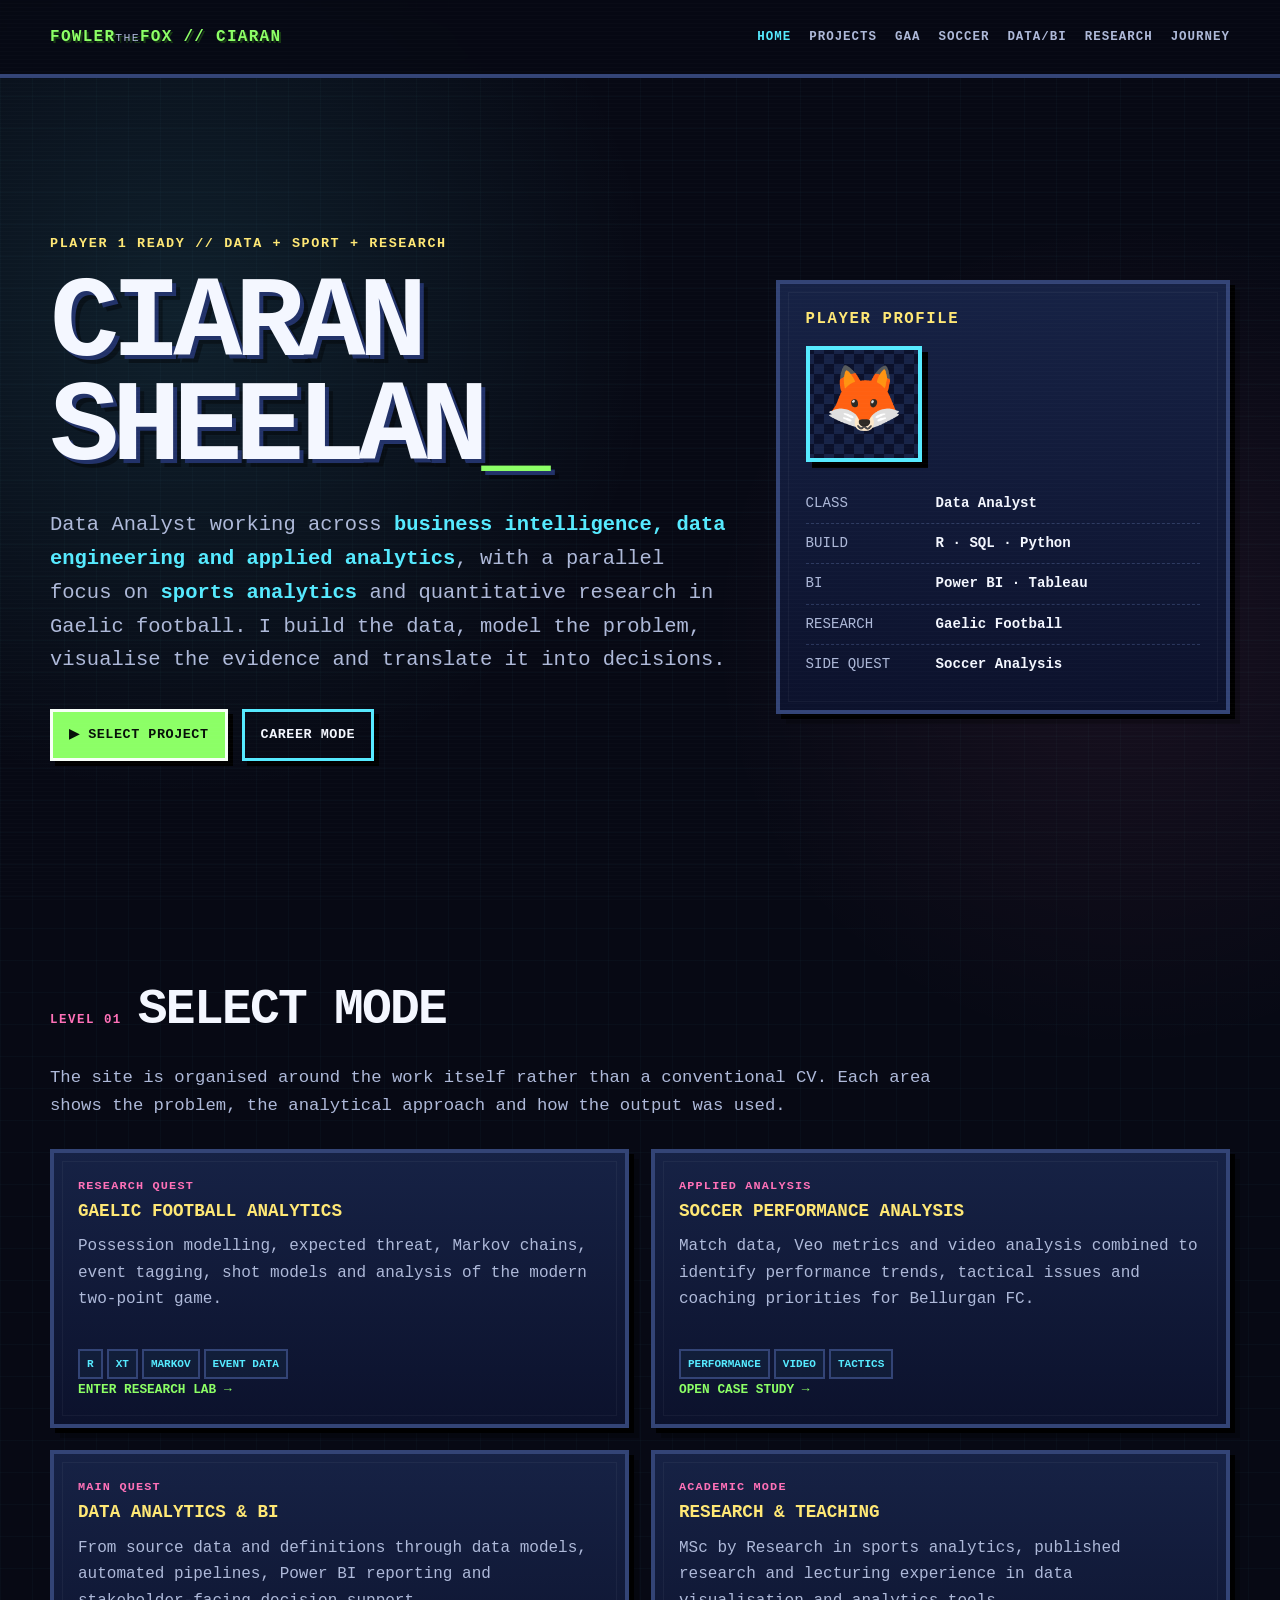
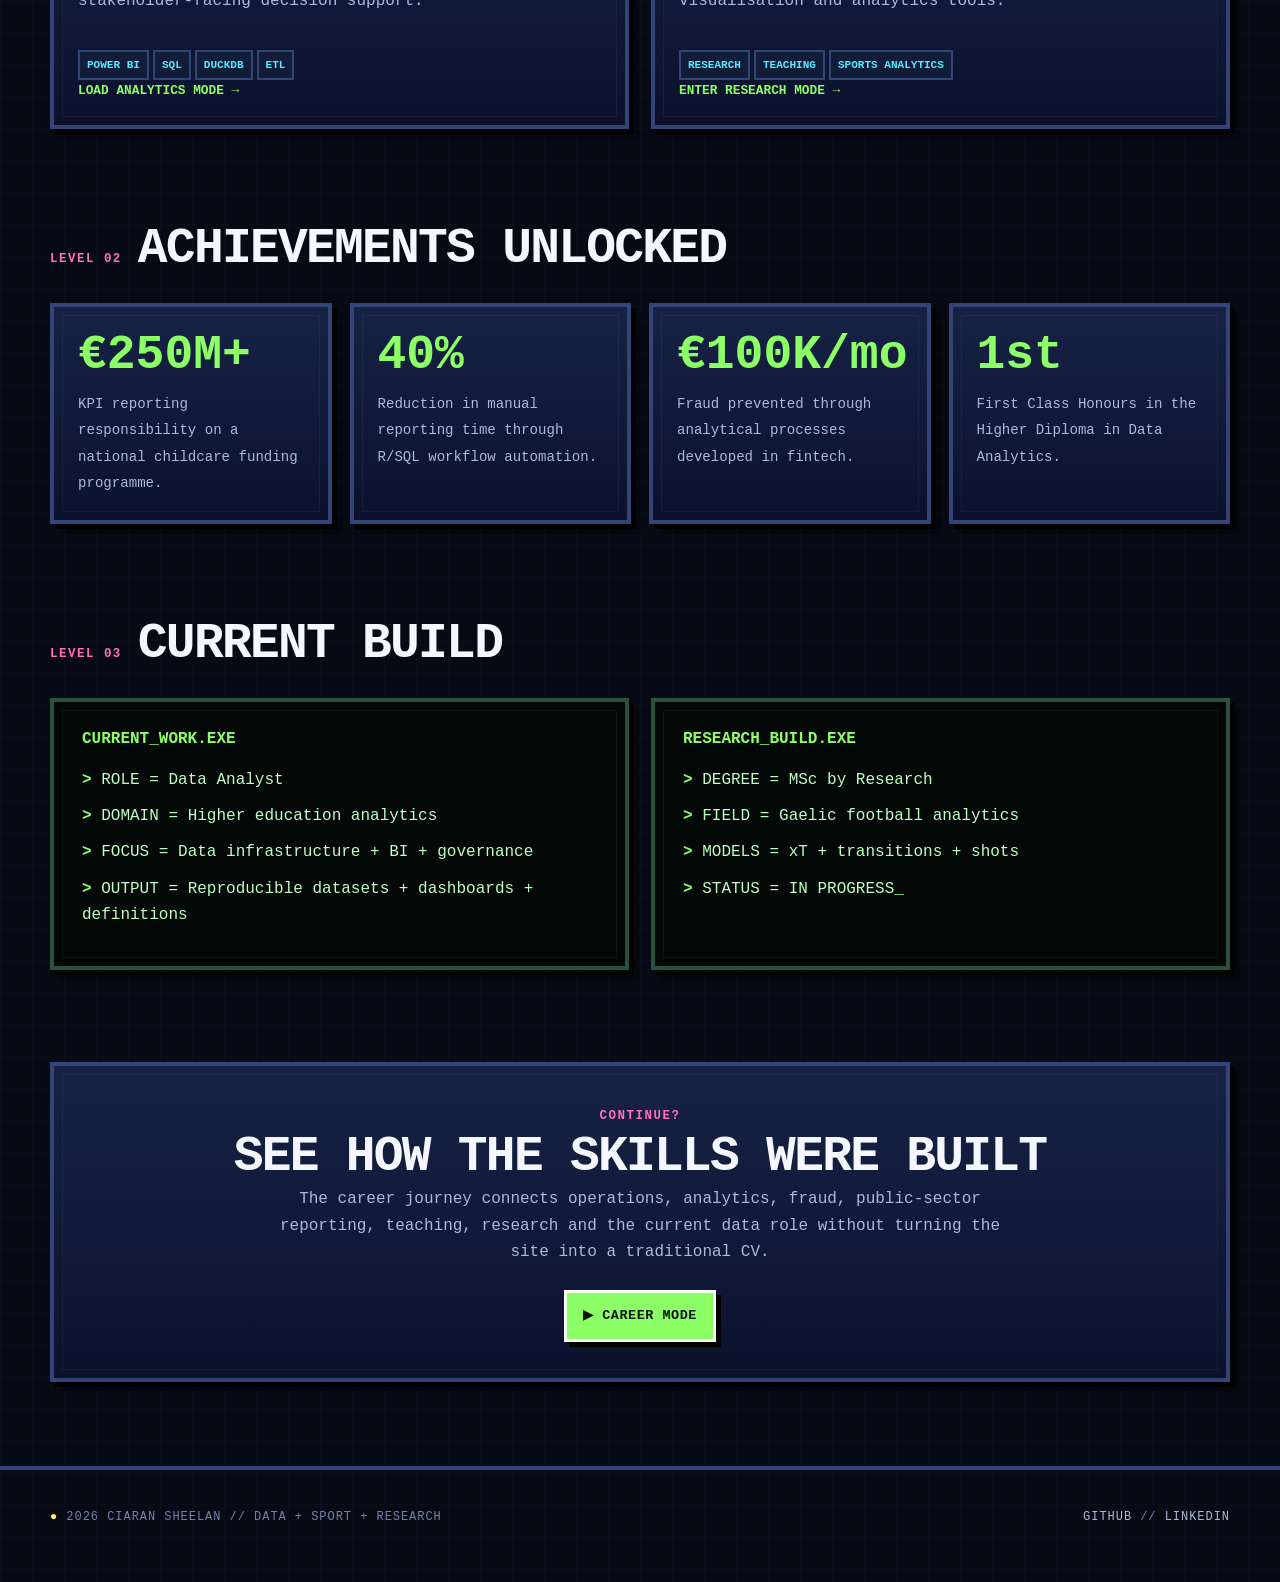
<file: index.html>
<!DOCTYPE html>
<html lang="en">
<head>
  <meta charset="UTF-8">
  <meta name="viewport" content="width=device-width, initial-scale=1.0">
  <meta name="description" content="Portfolio of Ciaran Sheelan: data analytics, business intelligence, Gaelic football research and soccer performance analysis.">
  <meta name="theme-color" content="#070914">
  <title>Ciaran Sheelan | Data Analyst & Sports Analytics</title>
  <link rel="stylesheet" href="assets/styles.css">
</head>
<body>
<a class="skip-link" href="#main">Skip to content</a>
<header class="topbar">
  <div class="shell topbar-inner">
    <a class="brand" href="index.html">FOWLER<small>THE</small>FOX // CIARAN</a>
    <nav class="nav" aria-label="Main navigation"><a href="index.html" class="active">Home</a><a href="projects.html" class="">Projects</a><a href="gaa-analytics.html" class="">GAA</a><a href="soccer-analytics.html" class="">Soccer</a><a href="data-bi.html" class="">Data/BI</a><a href="research.html" class="">Research</a><a href="experience.html" class="">Journey</a></nav>
  </div>
</header>
<main id="main">
<div class="shell">
  <section class="hero">
    <div>
      <p class="kicker">Player 1 Ready // Data + Sport + Research</p>
      <h1>CIARAN<br>SHEELAN<span class="cursor">_</span></h1>
      <p class="hero-copy">
        Data Analyst working across <strong>business intelligence, data engineering and applied analytics</strong>,
        with a parallel focus on <strong>sports analytics</strong> and quantitative research in Gaelic football.
        I build the data, model the problem, visualise the evidence and translate it into decisions.
      </p>
      <div class="hero-actions">
        <a class="btn" href="projects.html">▶ Select Project</a>
        <a class="btn alt" href="experience.html">Career Mode</a>
      </div>
    </div>

    <aside class="player-card pixel-box" aria-label="Player profile">
      <h2>Player Profile</h2>
      <div class="avatar" aria-hidden="true">🦊</div>
      <div class="stat-row"><span class="stat-label">Class</span><span class="stat-value">Data Analyst</span></div>
      <div class="stat-row"><span class="stat-label">Build</span><span class="stat-value">R · SQL · Python</span></div>
      <div class="stat-row"><span class="stat-label">BI</span><span class="stat-value">Power BI · Tableau</span></div>
      <div class="stat-row"><span class="stat-label">Research</span><span class="stat-value">Gaelic Football</span></div>
      <div class="stat-row"><span class="stat-label">Side Quest</span><span class="stat-value">Soccer Analysis</span></div>
    </aside>
  </section>

  <section class="section">
    <div class="section-head"><span class="level">Level 01</span><h2>Select Mode</h2></div>
    <p class="lead">The site is organised around the work itself rather than a conventional CV. Each area shows the problem, the analytical approach and how the output was used.</p>
    <div class="grid-2">
      <article class="card mode-card pixel-box">
        <span class="card-kicker">Research Quest</span><h3>Gaelic Football Analytics</h3>
        <p>Possession modelling, expected threat, Markov chains, event tagging, shot models and analysis of the modern two-point game.</p>
        <div class="tags"><span class="tag">R</span><span class="tag">xT</span><span class="tag">Markov</span><span class="tag">Event Data</span></div>
        <a class="card-link" href="gaa-analytics.html">Enter research lab →</a>
      </article>
      <article class="card mode-card pixel-box">
        <span class="card-kicker">Applied Analysis</span><h3>Soccer Performance Analysis</h3>
        <p>Match data, Veo metrics and video analysis combined to identify performance trends, tactical issues and coaching priorities for Bellurgan FC.</p>
        <div class="tags"><span class="tag">Performance</span><span class="tag">Video</span><span class="tag">Tactics</span></div>
        <a class="card-link" href="soccer-analytics.html">Open case study →</a>
      </article>
      <article class="card mode-card pixel-box">
        <span class="card-kicker">Main Quest</span><h3>Data Analytics & BI</h3>
        <p>From source data and definitions through data models, automated pipelines, Power BI reporting and stakeholder-facing decision support.</p>
        <div class="tags"><span class="tag">Power BI</span><span class="tag">SQL</span><span class="tag">DuckDB</span><span class="tag">ETL</span></div>
        <a class="card-link" href="data-bi.html">Load analytics mode →</a>
      </article>
      <article class="card mode-card pixel-box">
        <span class="card-kicker">Academic Mode</span><h3>Research & Teaching</h3>
        <p>MSc by Research in sports analytics, published research and lecturing experience in data visualisation and analytics tools.</p>
        <div class="tags"><span class="tag">Research</span><span class="tag">Teaching</span><span class="tag">Sports Analytics</span></div>
        <a class="card-link" href="research.html">Enter research mode →</a>
      </article>
    </div>
  </section>

  <section class="section">
    <div class="section-head"><span class="level">Level 02</span><h2>Achievements Unlocked</h2></div>
    <div class="grid-4">
      <div class="achievement pixel-box"><span class="big">€250M+</span><span class="small">KPI reporting responsibility on a national childcare funding programme.</span></div>
      <div class="achievement pixel-box"><span class="big">40%</span><span class="small">Reduction in manual reporting time through R/SQL workflow automation.</span></div>
      <div class="achievement pixel-box"><span class="big">€100K/mo</span><span class="small">Fraud prevented through analytical processes developed in fintech.</span></div>
      <div class="achievement pixel-box"><span class="big">1st</span><span class="small">First Class Honours in the Higher Diploma in Data Analytics.</span></div>
    </div>
  </section>

  <section class="section">
    <div class="section-head"><span class="level">Level 03</span><h2>Current Build</h2></div>
    <div class="grid-2">
      <div class="console pixel-box">
        <h3>current_work.exe</h3>
        <p><span class="prompt">&gt;</span> ROLE = Data Analyst</p>
        <p><span class="prompt">&gt;</span> DOMAIN = Higher education analytics</p>
        <p><span class="prompt">&gt;</span> FOCUS = Data infrastructure + BI + governance</p>
        <p><span class="prompt">&gt;</span> OUTPUT = Reproducible datasets + dashboards + definitions</p>
      </div>
      <div class="console pixel-box">
        <h3>research_build.exe</h3>
        <p><span class="prompt">&gt;</span> DEGREE = MSc by Research</p>
        <p><span class="prompt">&gt;</span> FIELD = Gaelic football analytics</p>
        <p><span class="prompt">&gt;</span> MODELS = xT + transitions + shots</p>
        <p><span class="prompt">&gt;</span> STATUS = IN PROGRESS<span class="cursor">_</span></p>
      </div>
    </div>
  </section>

  <section class="section">
    <div class="cta pixel-box">
      <span class="level">Continue?</span>
      <h2>See how the skills were built</h2>
      <p>The career journey connects operations, analytics, fraud, public-sector reporting, teaching, research and the current data role without turning the site into a traditional CV.</p>
      <a class="btn" href="experience.html">▶ Career Mode</a>
    </div>
  </section>
</div>
</main>
<footer class="footer">
  <div class="shell footer-inner">
    <span><span class="coin">●</span> <span data-year></span> Ciaran Sheelan // Data + Sport + Research</span>
    <span><a href="https://github.com/fowlerthefox" target="_blank" rel="noopener">GitHub</a> // <a href="https://www.linkedin.com/in/ciaran-sheelan-a20523a5" target="_blank" rel="noopener">LinkedIn</a></span>
  </div>
</footer>
<script src="assets/site.js"></script>
</body>
</html>
</file>
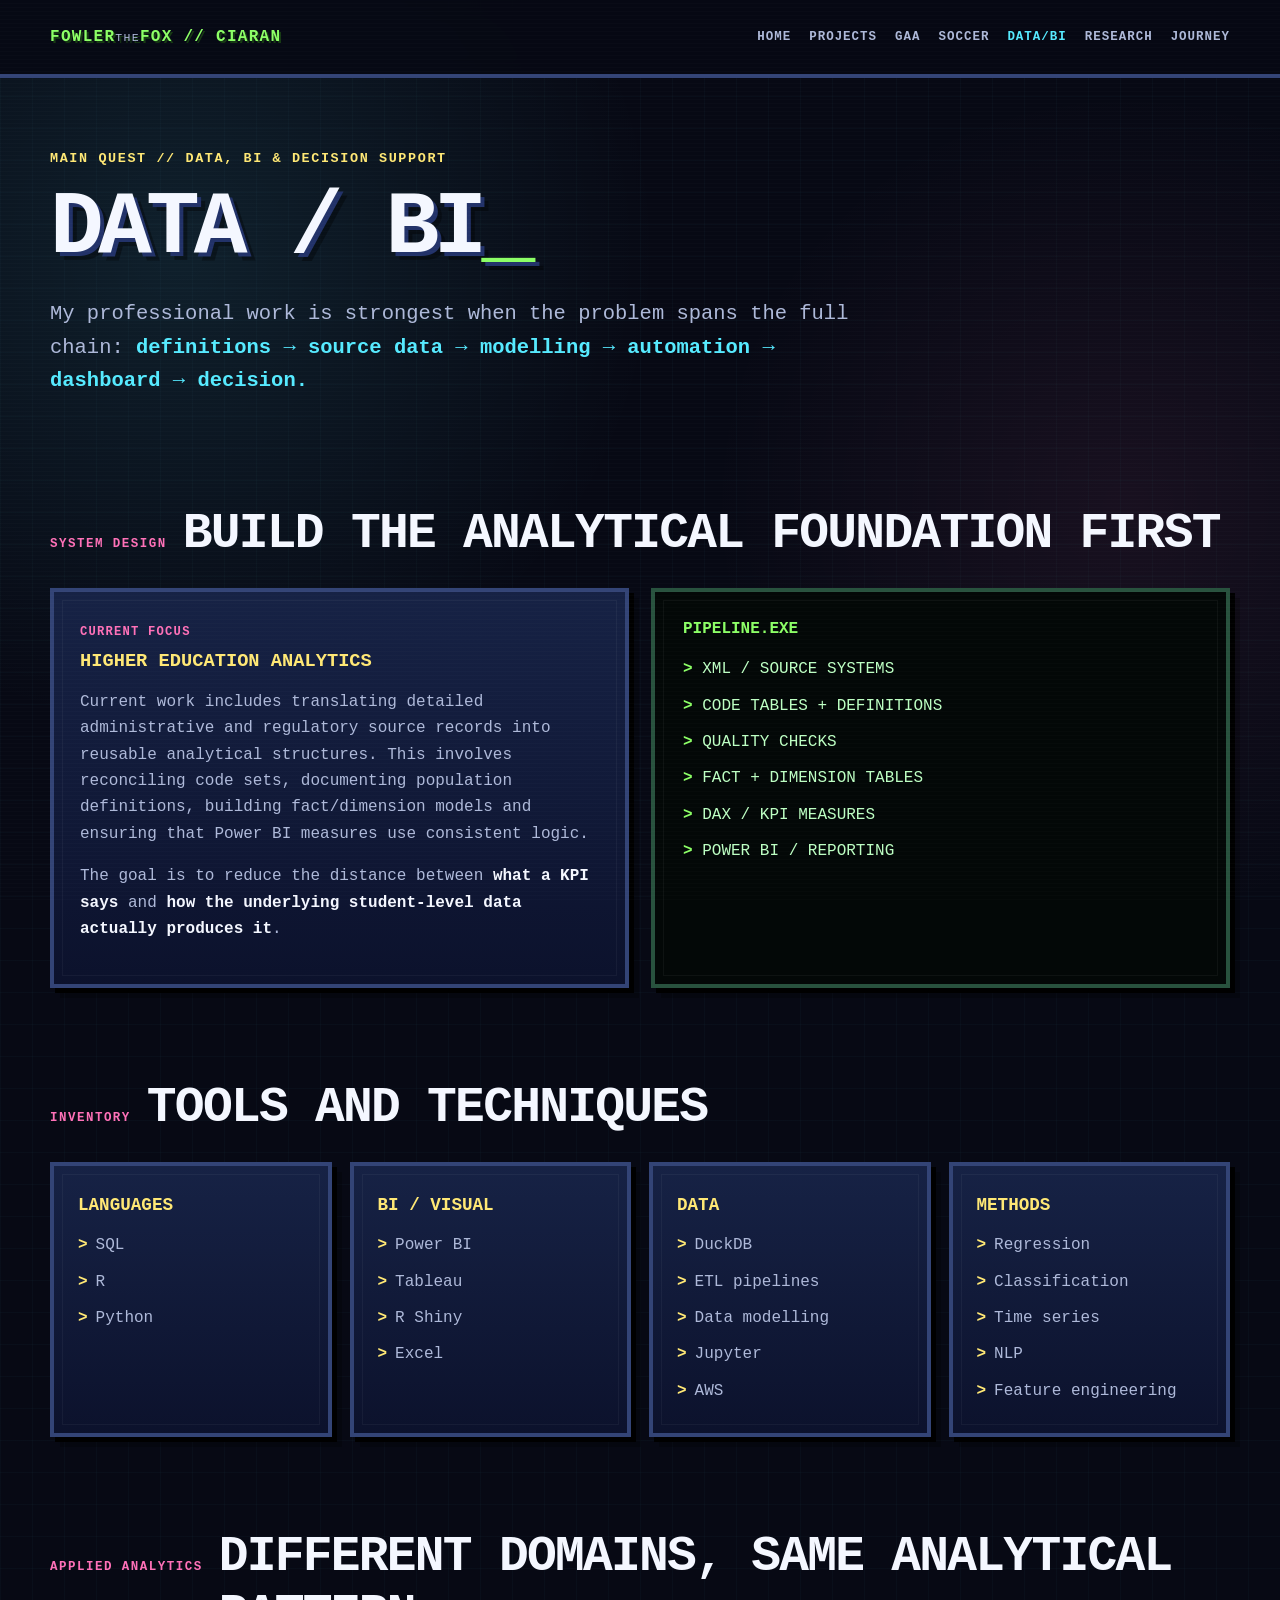
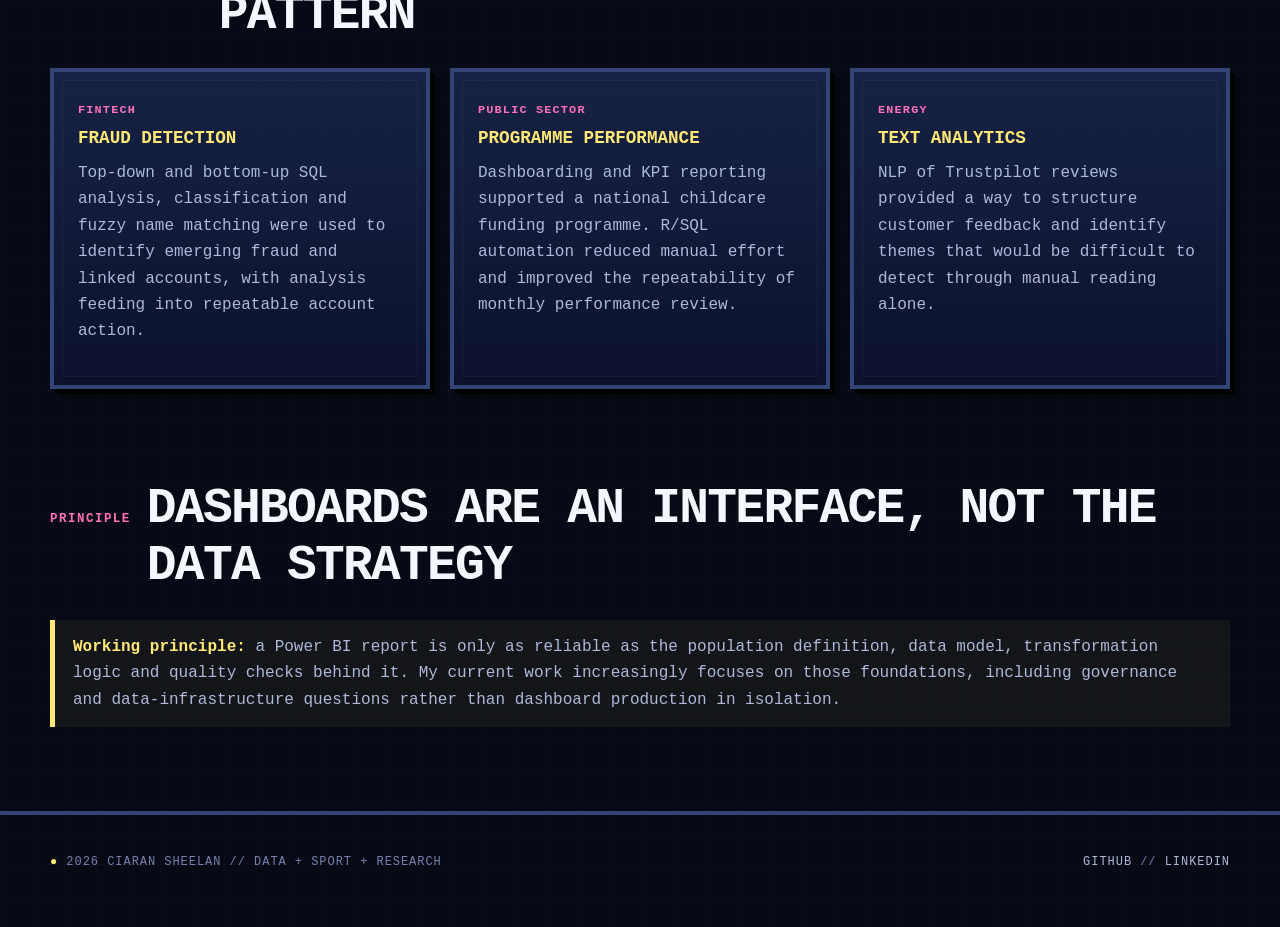
<file: data-bi.html>
<!DOCTYPE html>
<html lang="en">
<head>
  <meta charset="UTF-8">
  <meta name="viewport" content="width=device-width, initial-scale=1.0">
  <meta name="description" content="Data analytics, Power BI, data modelling, ETL and applied analytical experience across multiple sectors.">
  <meta name="theme-color" content="#070914">
  <title>Data Analytics & BI | Ciaran Sheelan</title>
  <link rel="stylesheet" href="assets/styles.css">
</head>
<body>
<a class="skip-link" href="#main">Skip to content</a>
<header class="topbar">
  <div class="shell topbar-inner">
    <a class="brand" href="index.html">FOWLER<small>THE</small>FOX // CIARAN</a>
    <nav class="nav" aria-label="Main navigation"><a href="index.html" class="">Home</a><a href="projects.html" class="">Projects</a><a href="gaa-analytics.html" class="">GAA</a><a href="soccer-analytics.html" class="">Soccer</a><a href="data-bi.html" class="active">Data/BI</a><a href="research.html" class="">Research</a><a href="experience.html" class="">Journey</a></nav>
  </div>
</header>
<main id="main">
<div class="shell">
  <section class="hero compact"><div><p class="kicker">Main Quest // Data, BI & Decision Support</p><h1>DATA / BI<span class="cursor">_</span></h1><p class="hero-copy">My professional work is strongest when the problem spans the full chain: <strong>definitions → source data → modelling → automation → dashboard → decision.</strong></p></div></section>

  <section class="section">
    <div class="section-head"><span class="level">System Design</span><h2>Build the analytical foundation first</h2></div>
    <div class="grid-2"><div class="finding pixel-box"><span class="number">Current focus</span><h3>Higher education analytics</h3><p>Current work includes translating detailed administrative and regulatory source records into reusable analytical structures. This involves reconciling code sets, documenting population definitions, building fact/dimension models and ensuring that Power BI measures use consistent logic.</p><p>The goal is to reduce the distance between <strong>what a KPI says</strong> and <strong>how the underlying student-level data actually produces it</strong>.</p></div><div class="console pixel-box"><h3>pipeline.exe</h3><p><span class="prompt">&gt;</span> XML / SOURCE SYSTEMS</p><p><span class="prompt">&gt;</span> CODE TABLES + DEFINITIONS</p><p><span class="prompt">&gt;</span> QUALITY CHECKS</p><p><span class="prompt">&gt;</span> FACT + DIMENSION TABLES</p><p><span class="prompt">&gt;</span> DAX / KPI MEASURES</p><p><span class="prompt">&gt;</span> POWER BI / REPORTING</p></div></div>
  </section>

  <section class="section">
    <div class="section-head"><span class="level">Inventory</span><h2>Tools and techniques</h2></div>
    <div class="grid-4">
      <div class="card pixel-box"><h3>Languages</h3><ul class="skill-list"><li>SQL</li><li>R</li><li>Python</li></ul></div>
      <div class="card pixel-box"><h3>BI / Visual</h3><ul class="skill-list"><li>Power BI</li><li>Tableau</li><li>R Shiny</li><li>Excel</li></ul></div>
      <div class="card pixel-box"><h3>Data</h3><ul class="skill-list"><li>DuckDB</li><li>ETL pipelines</li><li>Data modelling</li><li>Jupyter</li><li>AWS</li></ul></div>
      <div class="card pixel-box"><h3>Methods</h3><ul class="skill-list"><li>Regression</li><li>Classification</li><li>Time series</li><li>NLP</li><li>Feature engineering</li></ul></div>
    </div>
  </section>

  <section class="section" id="applied">
    <div class="section-head"><span class="level">Applied Analytics</span><h2>Different domains, same analytical pattern</h2></div>
    <div class="grid-3">
      <article class="card pixel-box"><span class="card-kicker">Fintech</span><h3>Fraud detection</h3><p>Top-down and bottom-up SQL analysis, classification and fuzzy name matching were used to identify emerging fraud and linked accounts, with analysis feeding into repeatable account action.</p></article>
      <article class="card pixel-box"><span class="card-kicker">Public Sector</span><h3>Programme performance</h3><p>Dashboarding and KPI reporting supported a national childcare funding programme. R/SQL automation reduced manual effort and improved the repeatability of monthly performance review.</p></article>
      <article class="card pixel-box"><span class="card-kicker">Energy</span><h3>Text analytics</h3><p>NLP of Trustpilot reviews provided a way to structure customer feedback and identify themes that would be difficult to detect through manual reading alone.</p></article>
    </div>
  </section>

  <section class="section">
    <div class="section-head"><span class="level">Principle</span><h2>Dashboards are an interface, not the data strategy</h2></div>
    <div class="note"><strong>Working principle:</strong> a Power BI report is only as reliable as the population definition, data model, transformation logic and quality checks behind it. My current work increasingly focuses on those foundations, including governance and data-infrastructure questions rather than dashboard production in isolation.</div>
  </section>
</div>
</main>
<footer class="footer">
  <div class="shell footer-inner">
    <span><span class="coin">●</span> <span data-year></span> Ciaran Sheelan // Data + Sport + Research</span>
    <span><a href="https://github.com/fowlerthefox" target="_blank" rel="noopener">GitHub</a> // <a href="https://www.linkedin.com/in/ciaran-sheelan-a20523a5" target="_blank" rel="noopener">LinkedIn</a></span>
  </div>
</footer>
<script src="assets/site.js"></script>
</body>
</html>
</file>
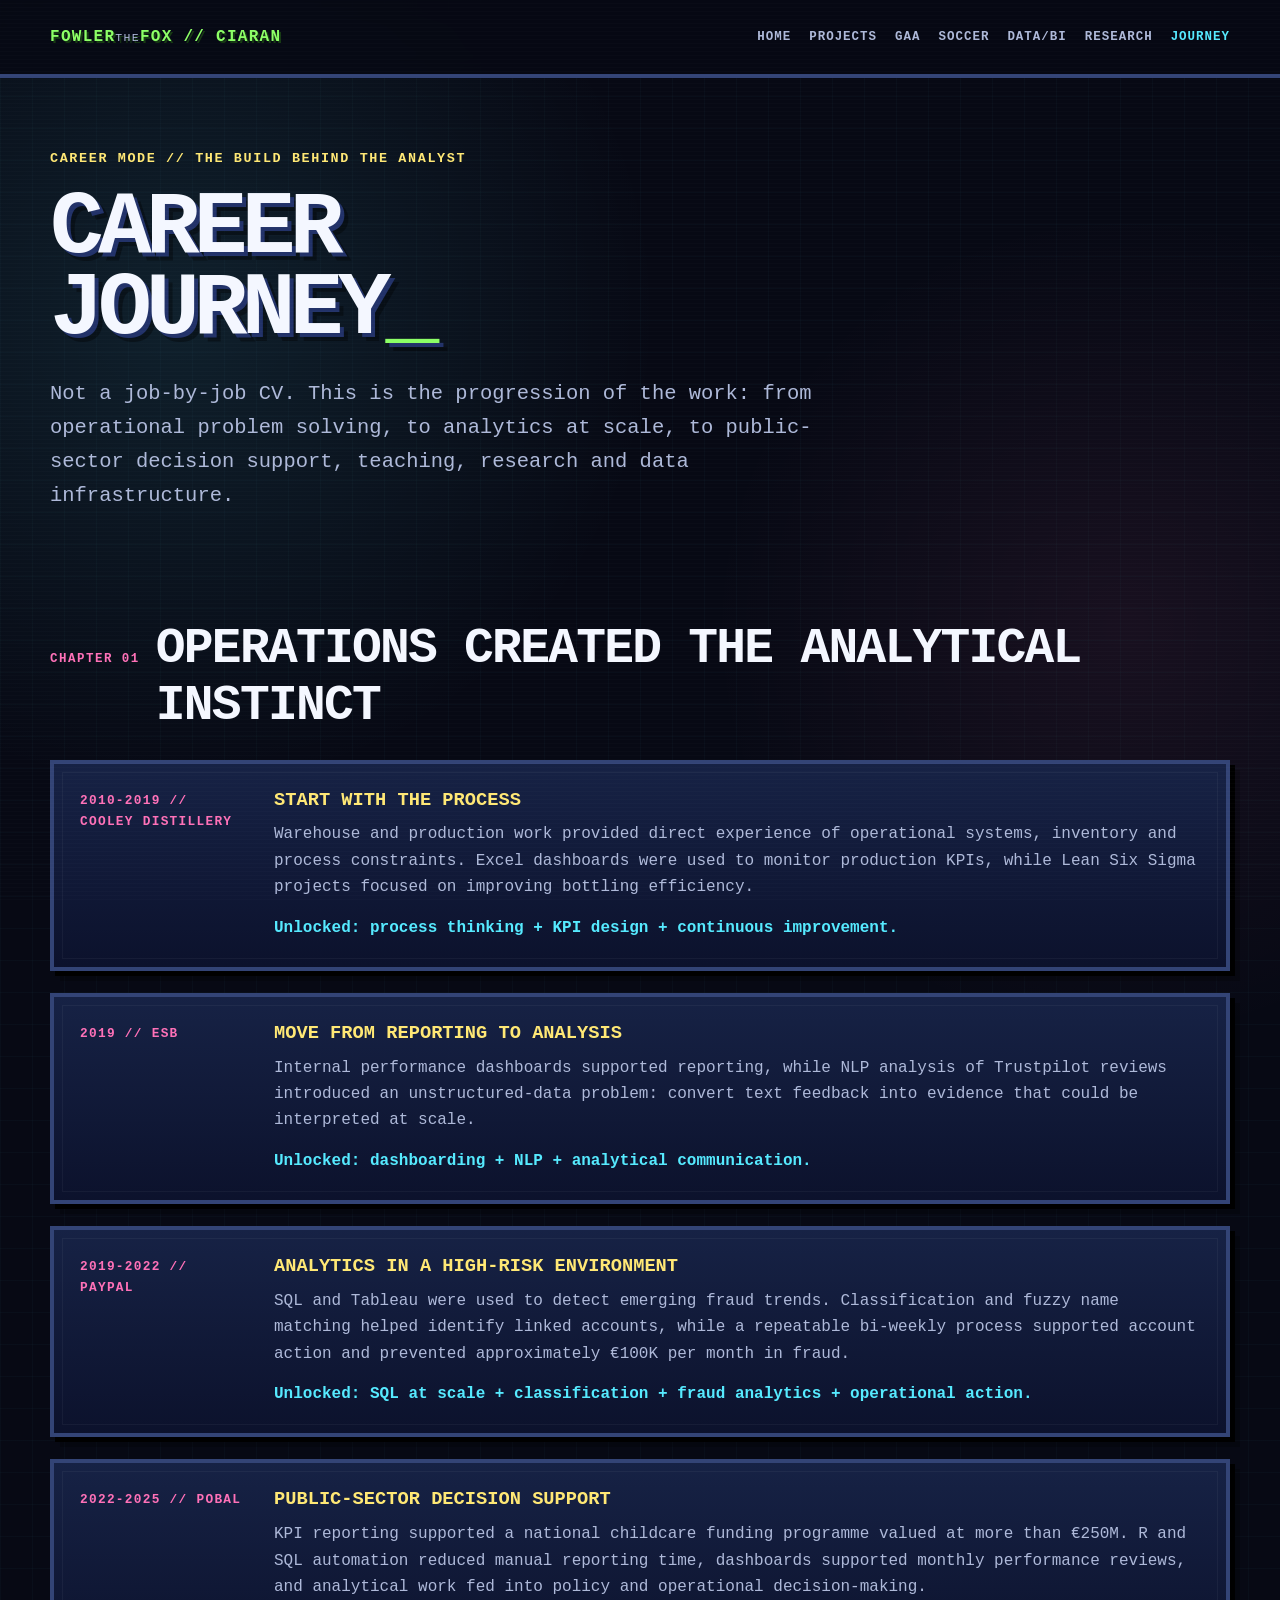
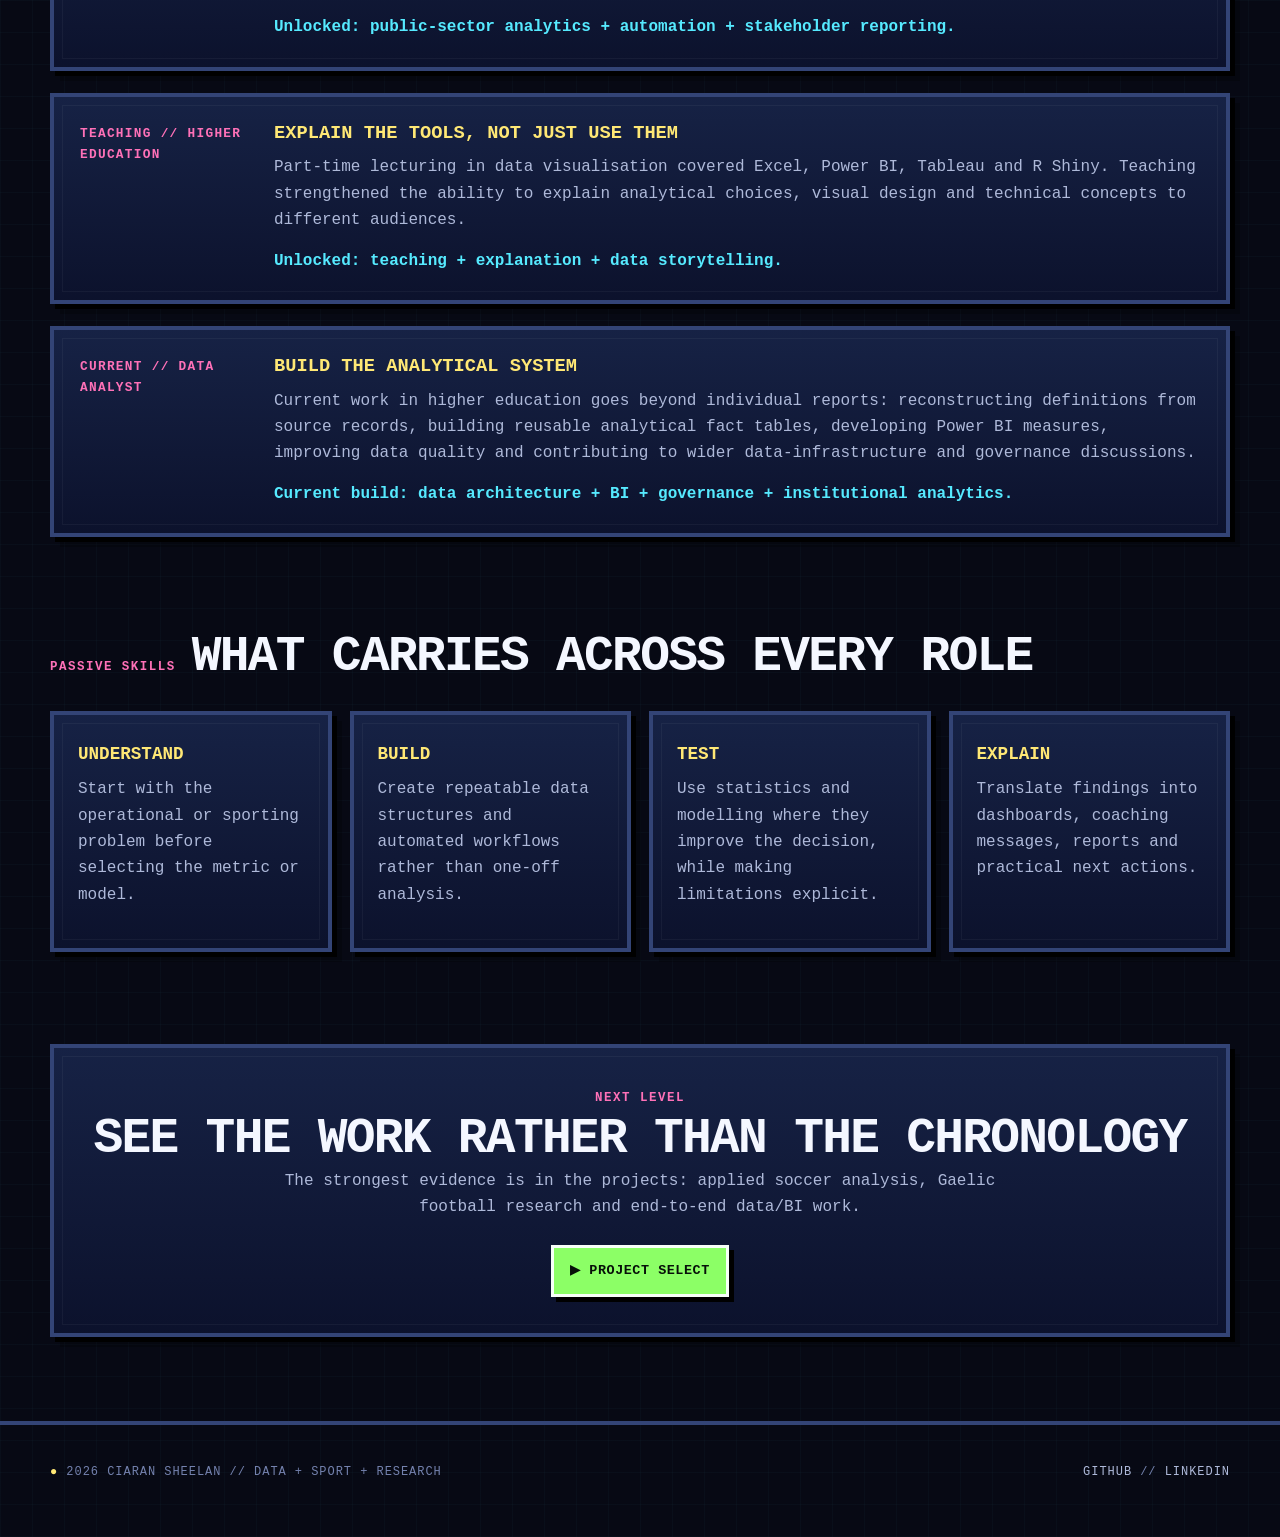
<file: experience.html>
<!DOCTYPE html>
<html lang="en">
<head>
  <meta charset="UTF-8">
  <meta name="viewport" content="width=device-width, initial-scale=1.0">
  <meta name="description" content="A narrative career journey covering analytics, public sector, fintech, teaching and higher education data work.">
  <meta name="theme-color" content="#070914">
  <title>Career Journey | Ciaran Sheelan</title>
  <link rel="stylesheet" href="assets/styles.css">
</head>
<body>
<a class="skip-link" href="#main">Skip to content</a>
<header class="topbar">
  <div class="shell topbar-inner">
    <a class="brand" href="index.html">FOWLER<small>THE</small>FOX // CIARAN</a>
    <nav class="nav" aria-label="Main navigation"><a href="index.html" class="">Home</a><a href="projects.html" class="">Projects</a><a href="gaa-analytics.html" class="">GAA</a><a href="soccer-analytics.html" class="">Soccer</a><a href="data-bi.html" class="">Data/BI</a><a href="research.html" class="">Research</a><a href="experience.html" class="active">Journey</a></nav>
  </div>
</header>
<main id="main">
<div class="shell">
  <section class="hero compact">
    <div><p class="kicker">Career Mode // The build behind the analyst</p><h1>CAREER<br>JOURNEY<span class="cursor">_</span></h1>
    <p class="hero-copy">Not a job-by-job CV. This is the progression of the work: from operational problem solving, to analytics at scale, to public-sector decision support, teaching, research and data infrastructure.</p></div>
  </section>

  <section class="section">
    <div class="section-head"><span class="level">Chapter 01</span><h2>Operations created the analytical instinct</h2></div>
    <div class="timeline">
      <article class="chapter pixel-box"><div class="year">2010-2019 // Cooley Distillery</div><div><h3>Start with the process</h3><p>Warehouse and production work provided direct experience of operational systems, inventory and process constraints. Excel dashboards were used to monitor production KPIs, while Lean Six Sigma projects focused on improving bottling efficiency.</p><div class="takeaway">Unlocked: process thinking + KPI design + continuous improvement.</div></div></article>
      <article class="chapter pixel-box"><div class="year">2019 // ESB</div><div><h3>Move from reporting to analysis</h3><p>Internal performance dashboards supported reporting, while NLP analysis of Trustpilot reviews introduced an unstructured-data problem: convert text feedback into evidence that could be interpreted at scale.</p><div class="takeaway">Unlocked: dashboarding + NLP + analytical communication.</div></div></article>
      <article class="chapter pixel-box"><div class="year">2019-2022 // PayPal</div><div><h3>Analytics in a high-risk environment</h3><p>SQL and Tableau were used to detect emerging fraud trends. Classification and fuzzy name matching helped identify linked accounts, while a repeatable bi-weekly process supported account action and prevented approximately €100K per month in fraud.</p><div class="takeaway">Unlocked: SQL at scale + classification + fraud analytics + operational action.</div></div></article>
      <article class="chapter pixel-box"><div class="year">2022-2025 // Pobal</div><div><h3>Public-sector decision support</h3><p>KPI reporting supported a national childcare funding programme valued at more than €250M. R and SQL automation reduced manual reporting time, dashboards supported monthly performance reviews, and analytical work fed into policy and operational decision-making.</p><div class="takeaway">Unlocked: public-sector analytics + automation + stakeholder reporting.</div></div></article>
      <article class="chapter pixel-box"><div class="year">Teaching // Higher Education</div><div><h3>Explain the tools, not just use them</h3><p>Part-time lecturing in data visualisation covered Excel, Power BI, Tableau and R Shiny. Teaching strengthened the ability to explain analytical choices, visual design and technical concepts to different audiences.</p><div class="takeaway">Unlocked: teaching + explanation + data storytelling.</div></div></article>
      <article class="chapter pixel-box"><div class="year">Current // Data Analyst</div><div><h3>Build the analytical system</h3><p>Current work in higher education goes beyond individual reports: reconstructing definitions from source records, building reusable analytical fact tables, developing Power BI measures, improving data quality and contributing to wider data-infrastructure and governance discussions.</p><div class="takeaway">Current build: data architecture + BI + governance + institutional analytics.</div></div></article>
    </div>
  </section>

  <section class="section">
    <div class="section-head"><span class="level">Passive Skills</span><h2>What carries across every role</h2></div>
    <div class="grid-4">
      <div class="card pixel-box"><h3>Understand</h3><p>Start with the operational or sporting problem before selecting the metric or model.</p></div>
      <div class="card pixel-box"><h3>Build</h3><p>Create repeatable data structures and automated workflows rather than one-off analysis.</p></div>
      <div class="card pixel-box"><h3>Test</h3><p>Use statistics and modelling where they improve the decision, while making limitations explicit.</p></div>
      <div class="card pixel-box"><h3>Explain</h3><p>Translate findings into dashboards, coaching messages, reports and practical next actions.</p></div>
    </div>
  </section>

  <section class="section"><div class="cta pixel-box"><span class="level">Next Level</span><h2>See the work rather than the chronology</h2><p>The strongest evidence is in the projects: applied soccer analysis, Gaelic football research and end-to-end data/BI work.</p><a class="btn" href="projects.html">▶ Project Select</a></div></section>
</div>
</main>
<footer class="footer">
  <div class="shell footer-inner">
    <span><span class="coin">●</span> <span data-year></span> Ciaran Sheelan // Data + Sport + Research</span>
    <span><a href="https://github.com/fowlerthefox" target="_blank" rel="noopener">GitHub</a> // <a href="https://www.linkedin.com/in/ciaran-sheelan-a20523a5" target="_blank" rel="noopener">LinkedIn</a></span>
  </div>
</footer>
<script src="assets/site.js"></script>
</body>
</html>
</file>
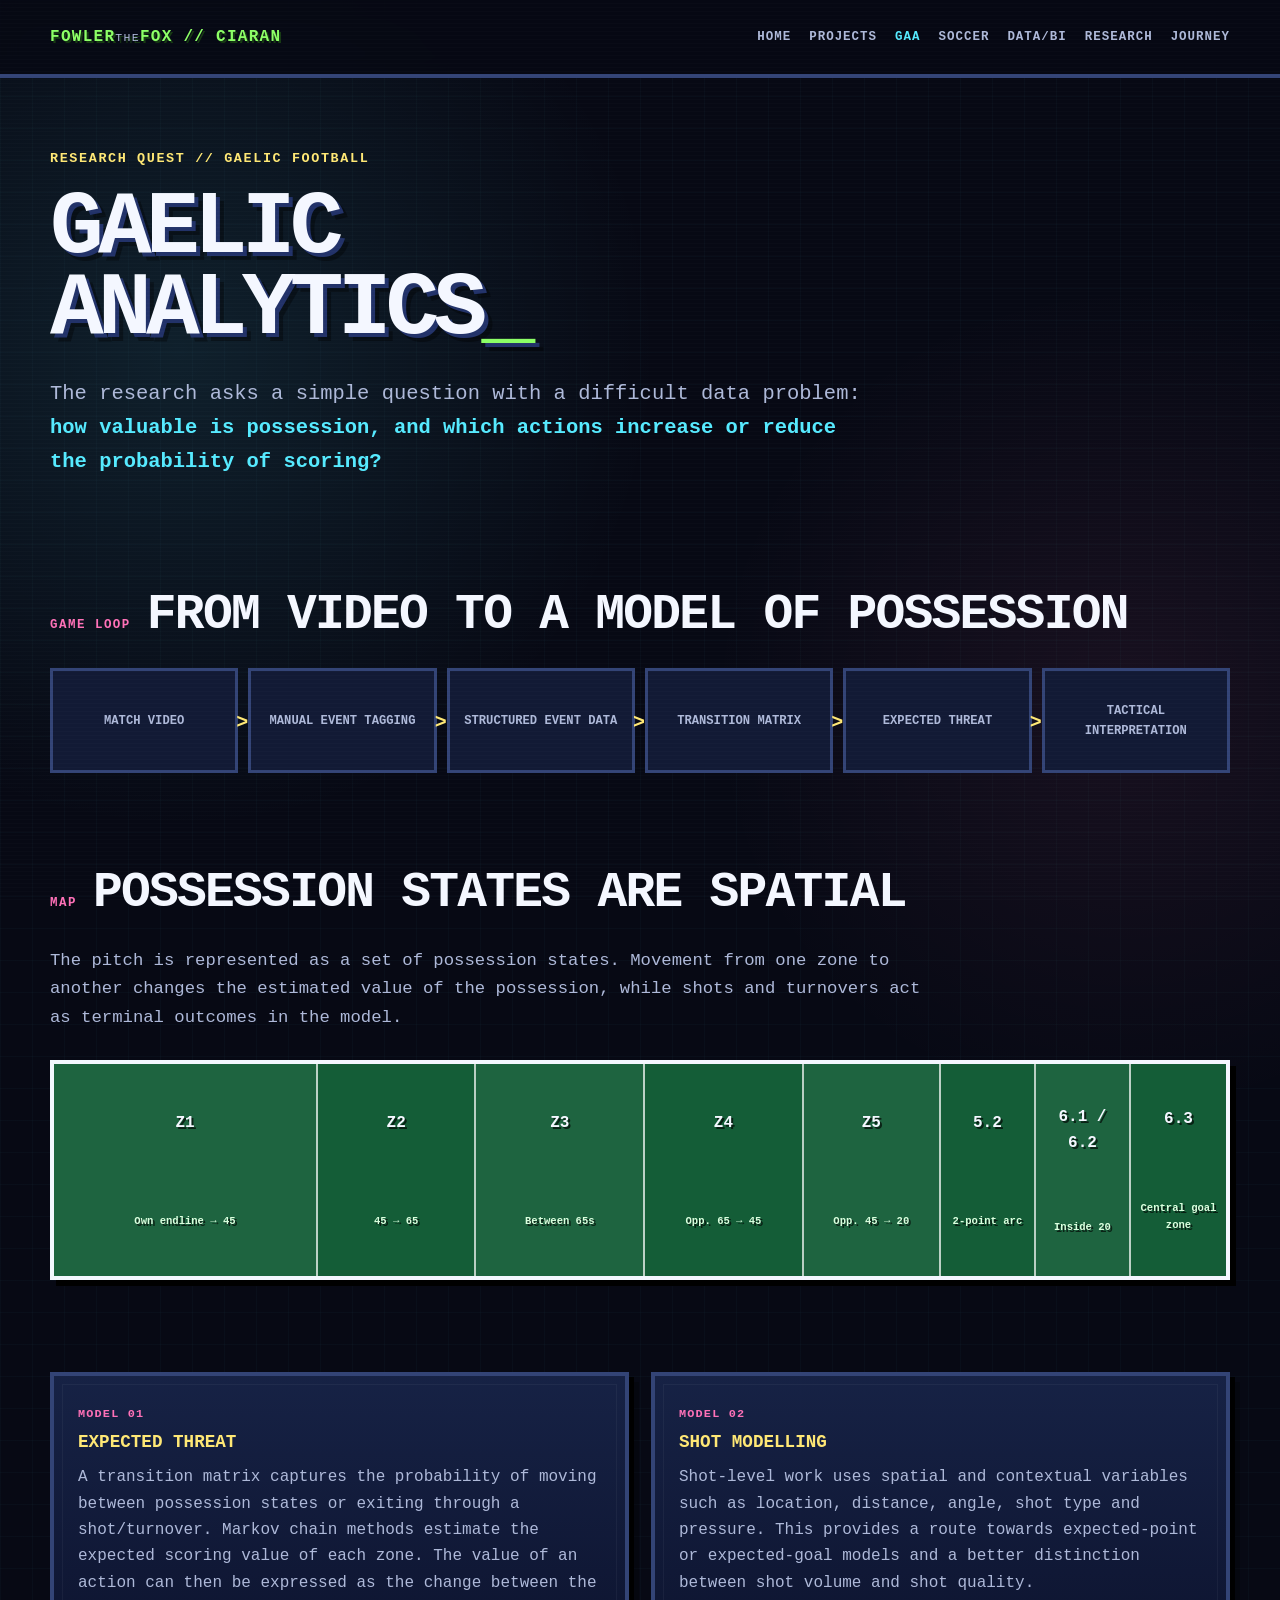
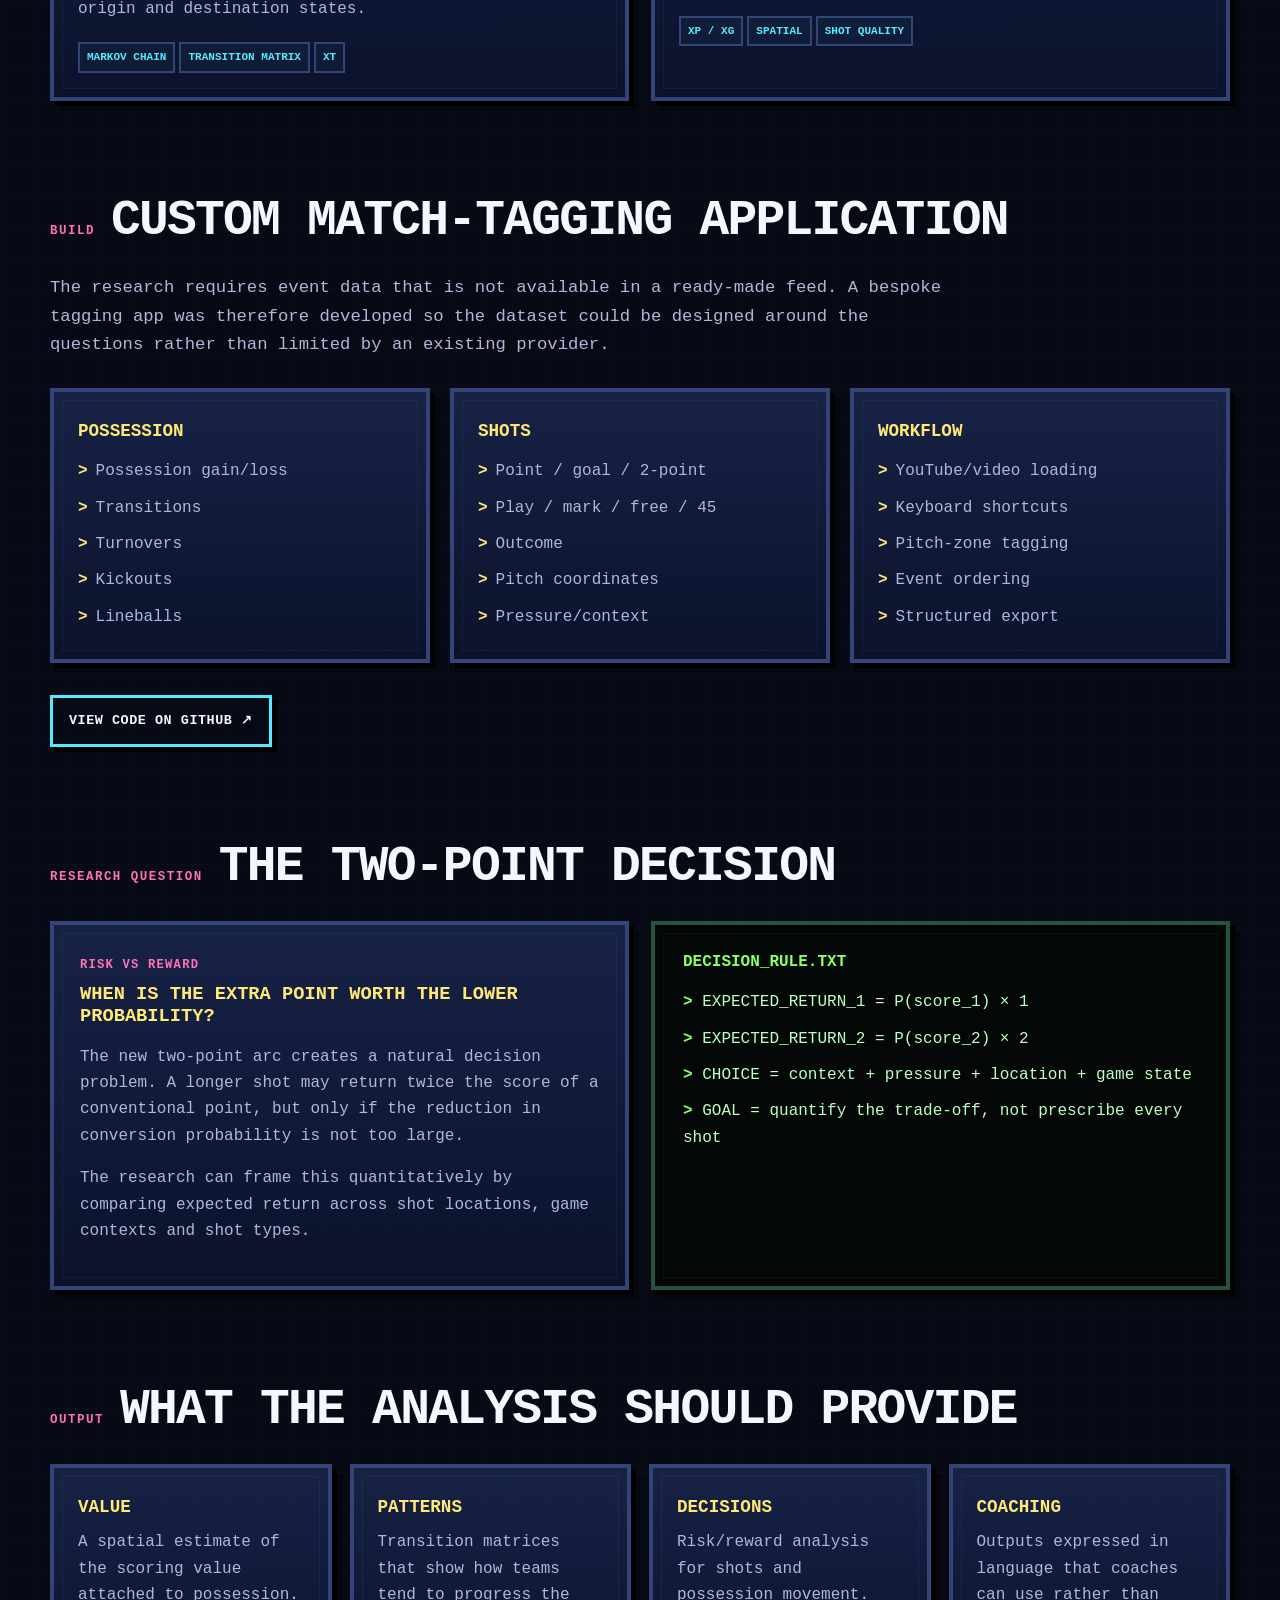
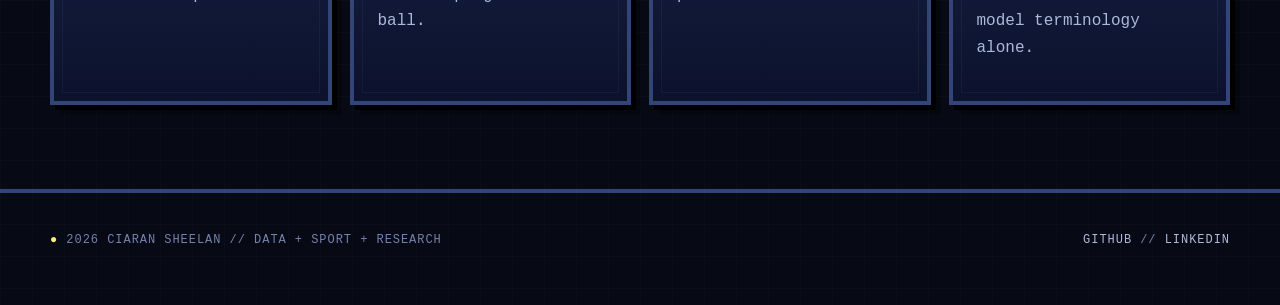
<file: gaa-analytics.html>
<!DOCTYPE html>
<html lang="en">
<head>
  <meta charset="UTF-8">
  <meta name="viewport" content="width=device-width, initial-scale=1.0">
  <meta name="description" content="Gaelic football research using event tagging, Markov chains, expected threat and shot modelling.">
  <meta name="theme-color" content="#070914">
  <title>Gaelic Football Analytics | Ciaran Sheelan</title>
  <link rel="stylesheet" href="assets/styles.css">
</head>
<body>
<a class="skip-link" href="#main">Skip to content</a>
<header class="topbar">
  <div class="shell topbar-inner">
    <a class="brand" href="index.html">FOWLER<small>THE</small>FOX // CIARAN</a>
    <nav class="nav" aria-label="Main navigation"><a href="index.html" class="">Home</a><a href="projects.html" class="">Projects</a><a href="gaa-analytics.html" class="active">GAA</a><a href="soccer-analytics.html" class="">Soccer</a><a href="data-bi.html" class="">Data/BI</a><a href="research.html" class="">Research</a><a href="experience.html" class="">Journey</a></nav>
  </div>
</header>
<main id="main">
<div class="shell">
  <section class="hero compact"><div><p class="kicker">Research Quest // Gaelic Football</p><h1>GAELIC<br>ANALYTICS<span class="cursor">_</span></h1><p class="hero-copy">The research asks a simple question with a difficult data problem: <strong>how valuable is possession, and which actions increase or reduce the probability of scoring?</strong></p></div></section>

  <section class="section">
    <div class="section-head"><span class="level">Game Loop</span><h2>From video to a model of possession</h2></div>
    <div class="flow" aria-label="Research workflow"><div class="flow-step">Match video</div><div class="flow-step">Manual event tagging</div><div class="flow-step">Structured event data</div><div class="flow-step">Transition matrix</div><div class="flow-step">Expected threat</div><div class="flow-step">Tactical interpretation</div></div>
  </section>

  <section class="section">
    <div class="section-head"><span class="level">Map</span><h2>Possession states are spatial</h2></div>
    <p class="lead">The pitch is represented as a set of possession states. Movement from one zone to another changes the estimated value of the possession, while shots and turnovers act as terminal outcomes in the model.</p>
    <div class="pitch" aria-label="Simplified Gaelic football research zones"><div class="zone">Z1<small>Own endline → 45</small></div><div class="zone">Z2<small>45 → 65</small></div><div class="zone">Z3<small>Between 65s</small></div><div class="zone">Z4<small>Opp. 65 → 45</small></div><div class="zone">Z5<small>Opp. 45 → 20</small></div><div class="zone">5.2<small>2-point arc</small></div><div class="zone">6.1 / 6.2<small>Inside 20</small></div><div class="zone">6.3<small>Central goal zone</small></div></div>
  </section>

  <section class="section">
    <div class="grid-2">
      <article class="card pixel-box"><span class="card-kicker">Model 01</span><h3>Expected Threat</h3><p>A transition matrix captures the probability of moving between possession states or exiting through a shot/turnover. Markov chain methods estimate the expected scoring value of each zone. The value of an action can then be expressed as the change between the origin and destination states.</p><div class="tags"><span class="tag">Markov Chain</span><span class="tag">Transition Matrix</span><span class="tag">xT</span></div></article>
      <article class="card pixel-box"><span class="card-kicker">Model 02</span><h3>Shot Modelling</h3><p>Shot-level work uses spatial and contextual variables such as location, distance, angle, shot type and pressure. This provides a route towards expected-point or expected-goal models and a better distinction between shot volume and shot quality.</p><div class="tags"><span class="tag">xP / xG</span><span class="tag">Spatial</span><span class="tag">Shot Quality</span></div></article>
    </div>
  </section>

  <section class="section" id="tagging">
    <div class="section-head"><span class="level">Build</span><h2>Custom match-tagging application</h2></div>
    <p class="lead">The research requires event data that is not available in a ready-made feed. A bespoke tagging app was therefore developed so the dataset could be designed around the questions rather than limited by an existing provider.</p>
    <div class="grid-3">
      <div class="card pixel-box"><h3>Possession</h3><ul class="skill-list"><li>Possession gain/loss</li><li>Transitions</li><li>Turnovers</li><li>Kickouts</li><li>Lineballs</li></ul></div>
      <div class="card pixel-box"><h3>Shots</h3><ul class="skill-list"><li>Point / goal / 2-point</li><li>Play / mark / free / 45</li><li>Outcome</li><li>Pitch coordinates</li><li>Pressure/context</li></ul></div>
      <div class="card pixel-box"><h3>Workflow</h3><ul class="skill-list"><li>YouTube/video loading</li><li>Keyboard shortcuts</li><li>Pitch-zone tagging</li><li>Event ordering</li><li>Structured export</li></ul></div>
    </div>
    <div class="hero-actions"><a class="btn alt" href="https://github.com/fowlerthefox/gaa_new_rules_tagging_app" target="_blank" rel="noopener">View code on GitHub ↗</a></div>
  </section>

  <section class="section">
    <div class="section-head"><span class="level">Research Question</span><h2>The two-point decision</h2></div>
    <div class="grid-2"><div class="finding pixel-box"><span class="number">Risk vs reward</span><h3>When is the extra point worth the lower probability?</h3><p>The new two-point arc creates a natural decision problem. A longer shot may return twice the score of a conventional point, but only if the reduction in conversion probability is not too large.</p><p>The research can frame this quantitatively by comparing expected return across shot locations, game contexts and shot types.</p></div><div class="console pixel-box"><h3>decision_rule.txt</h3><p><span class="prompt">&gt;</span> EXPECTED_RETURN_1 = P(score_1) × 1</p><p><span class="prompt">&gt;</span> EXPECTED_RETURN_2 = P(score_2) × 2</p><p><span class="prompt">&gt;</span> CHOICE = context + pressure + location + game state</p><p><span class="prompt">&gt;</span> GOAL = quantify the trade-off, not prescribe every shot</p></div></div>
  </section>

  <section class="section">
    <div class="section-head"><span class="level">Output</span><h2>What the analysis should provide</h2></div>
    <div class="grid-4"><div class="card pixel-box"><h3>Value</h3><p>A spatial estimate of the scoring value attached to possession.</p></div><div class="card pixel-box"><h3>Patterns</h3><p>Transition matrices that show how teams tend to progress the ball.</p></div><div class="card pixel-box"><h3>Decisions</h3><p>Risk/reward analysis for shots and possession movement.</p></div><div class="card pixel-box"><h3>Coaching</h3><p>Outputs expressed in language that coaches can use rather than model terminology alone.</p></div></div>
  </section>
</div>
</main>
<footer class="footer">
  <div class="shell footer-inner">
    <span><span class="coin">●</span> <span data-year></span> Ciaran Sheelan // Data + Sport + Research</span>
    <span><a href="https://github.com/fowlerthefox" target="_blank" rel="noopener">GitHub</a> // <a href="https://www.linkedin.com/in/ciaran-sheelan-a20523a5" target="_blank" rel="noopener">LinkedIn</a></span>
  </div>
</footer>
<script src="assets/site.js"></script>
</body>
</html>
</file>
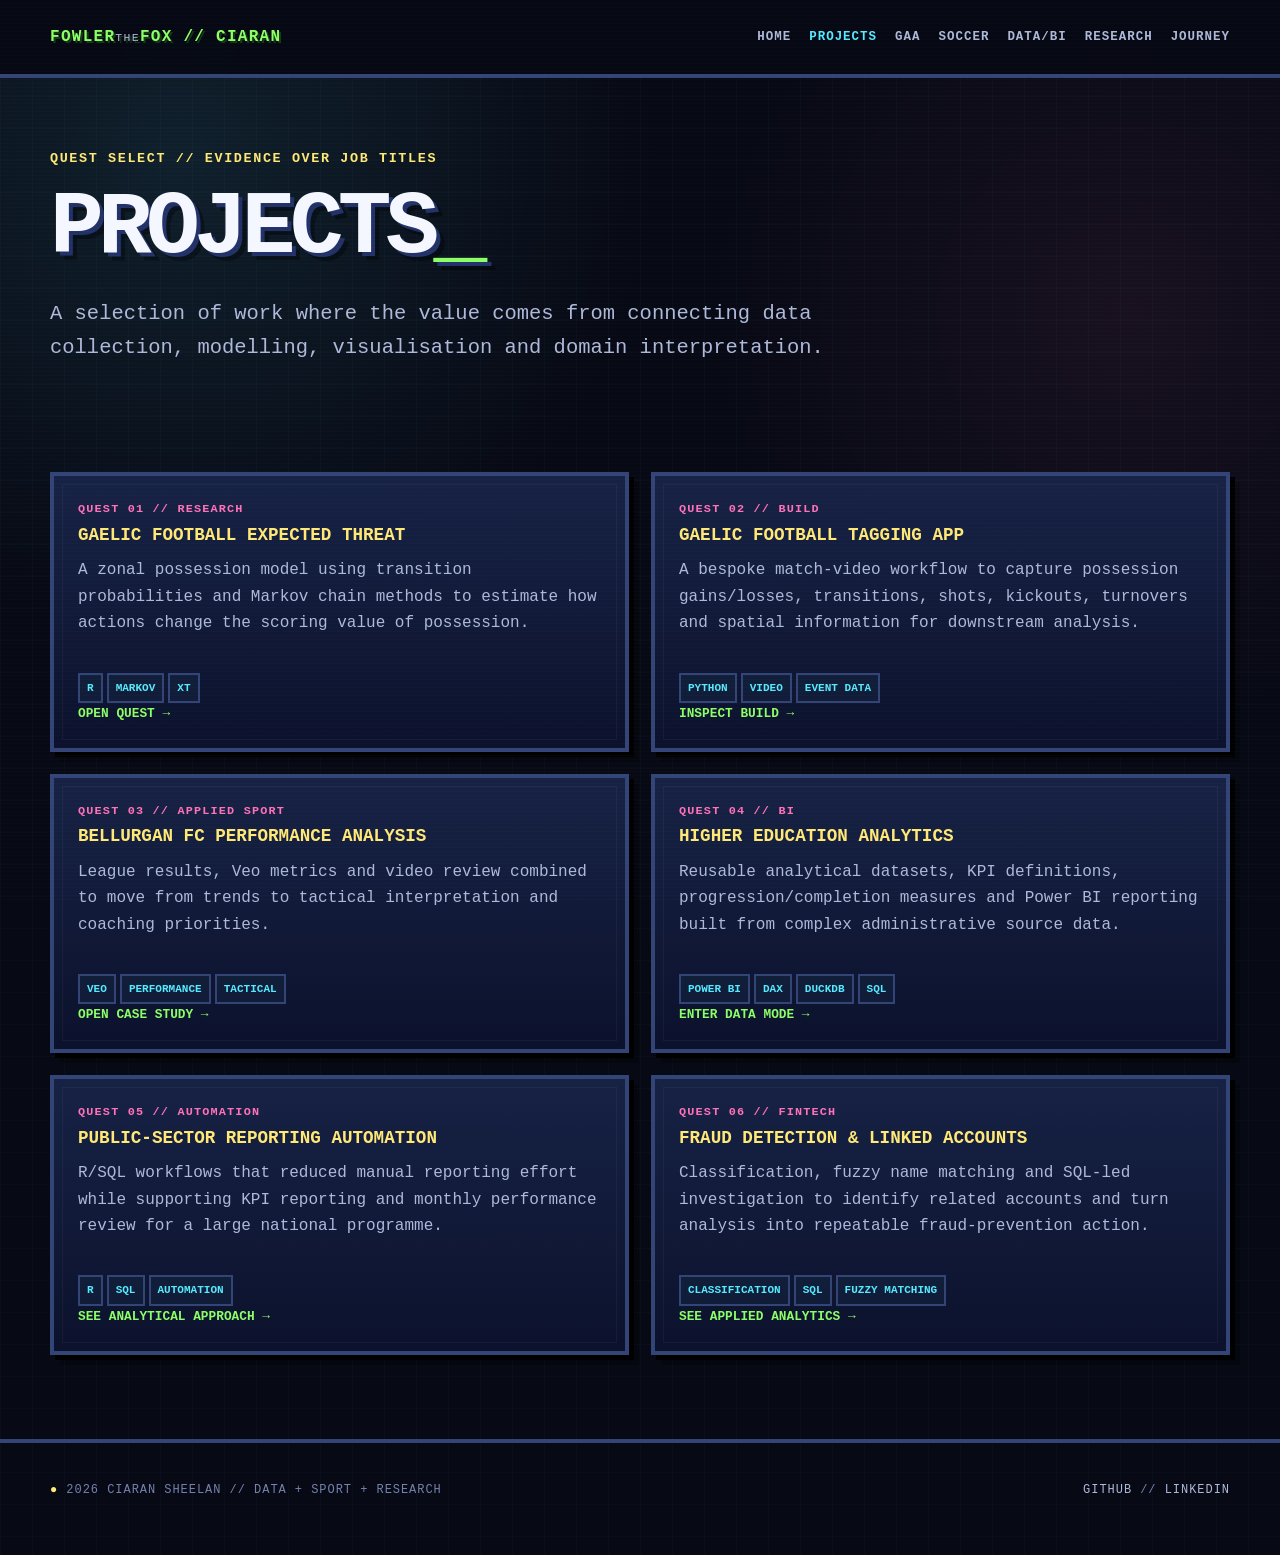
<file: projects.html>
<!DOCTYPE html>
<html lang="en">
<head>
  <meta charset="UTF-8">
  <meta name="viewport" content="width=device-width, initial-scale=1.0">
  <meta name="description" content="Selected data analytics, sports analytics, business intelligence and research projects.">
  <meta name="theme-color" content="#070914">
  <title>Projects | Ciaran Sheelan</title>
  <link rel="stylesheet" href="assets/styles.css">
</head>
<body>
<a class="skip-link" href="#main">Skip to content</a>
<header class="topbar">
  <div class="shell topbar-inner">
    <a class="brand" href="index.html">FOWLER<small>THE</small>FOX // CIARAN</a>
    <nav class="nav" aria-label="Main navigation"><a href="index.html" class="">Home</a><a href="projects.html" class="active">Projects</a><a href="gaa-analytics.html" class="">GAA</a><a href="soccer-analytics.html" class="">Soccer</a><a href="data-bi.html" class="">Data/BI</a><a href="research.html" class="">Research</a><a href="experience.html" class="">Journey</a></nav>
  </div>
</header>
<main id="main">
<div class="shell">
  <section class="hero compact"><div><p class="kicker">Quest Select // Evidence over job titles</p><h1>PROJECTS<span class="cursor">_</span></h1><p class="hero-copy">A selection of work where the value comes from connecting data collection, modelling, visualisation and domain interpretation.</p></div></section>
  <section class="section">
    <div class="grid-2">
      <article class="card mode-card pixel-box"><span class="card-kicker">Quest 01 // Research</span><h3>Gaelic Football Expected Threat</h3><p>A zonal possession model using transition probabilities and Markov chain methods to estimate how actions change the scoring value of possession.</p><div class="tags"><span class="tag">R</span><span class="tag">Markov</span><span class="tag">xT</span></div><a class="card-link" href="gaa-analytics.html">Open quest →</a></article>
      <article class="card mode-card pixel-box"><span class="card-kicker">Quest 02 // Build</span><h3>Gaelic Football Tagging App</h3><p>A bespoke match-video workflow to capture possession gains/losses, transitions, shots, kickouts, turnovers and spatial information for downstream analysis.</p><div class="tags"><span class="tag">Python</span><span class="tag">Video</span><span class="tag">Event Data</span></div><a class="card-link" href="gaa-analytics.html#tagging">Inspect build →</a></article>
      <article class="card mode-card pixel-box"><span class="card-kicker">Quest 03 // Applied Sport</span><h3>Bellurgan FC Performance Analysis</h3><p>League results, Veo metrics and video review combined to move from trends to tactical interpretation and coaching priorities.</p><div class="tags"><span class="tag">Veo</span><span class="tag">Performance</span><span class="tag">Tactical</span></div><a class="card-link" href="soccer-analytics.html">Open case study →</a></article>
      <article class="card mode-card pixel-box"><span class="card-kicker">Quest 04 // BI</span><h3>Higher Education Analytics</h3><p>Reusable analytical datasets, KPI definitions, progression/completion measures and Power BI reporting built from complex administrative source data.</p><div class="tags"><span class="tag">Power BI</span><span class="tag">DAX</span><span class="tag">DuckDB</span><span class="tag">SQL</span></div><a class="card-link" href="data-bi.html">Enter data mode →</a></article>
      <article class="card mode-card pixel-box"><span class="card-kicker">Quest 05 // Automation</span><h3>Public-Sector Reporting Automation</h3><p>R/SQL workflows that reduced manual reporting effort while supporting KPI reporting and monthly performance review for a large national programme.</p><div class="tags"><span class="tag">R</span><span class="tag">SQL</span><span class="tag">Automation</span></div><a class="card-link" href="data-bi.html">See analytical approach →</a></article>
      <article class="card mode-card pixel-box"><span class="card-kicker">Quest 06 // Fintech</span><h3>Fraud Detection & Linked Accounts</h3><p>Classification, fuzzy name matching and SQL-led investigation to identify related accounts and turn analysis into repeatable fraud-prevention action.</p><div class="tags"><span class="tag">Classification</span><span class="tag">SQL</span><span class="tag">Fuzzy Matching</span></div><a class="card-link" href="data-bi.html#applied">See applied analytics →</a></article>
    </div>
  </section>
</div>
</main>
<footer class="footer">
  <div class="shell footer-inner">
    <span><span class="coin">●</span> <span data-year></span> Ciaran Sheelan // Data + Sport + Research</span>
    <span><a href="https://github.com/fowlerthefox" target="_blank" rel="noopener">GitHub</a> // <a href="https://www.linkedin.com/in/ciaran-sheelan-a20523a5" target="_blank" rel="noopener">LinkedIn</a></span>
  </div>
</footer>
<script src="assets/site.js"></script>
</body>
</html>
</file>
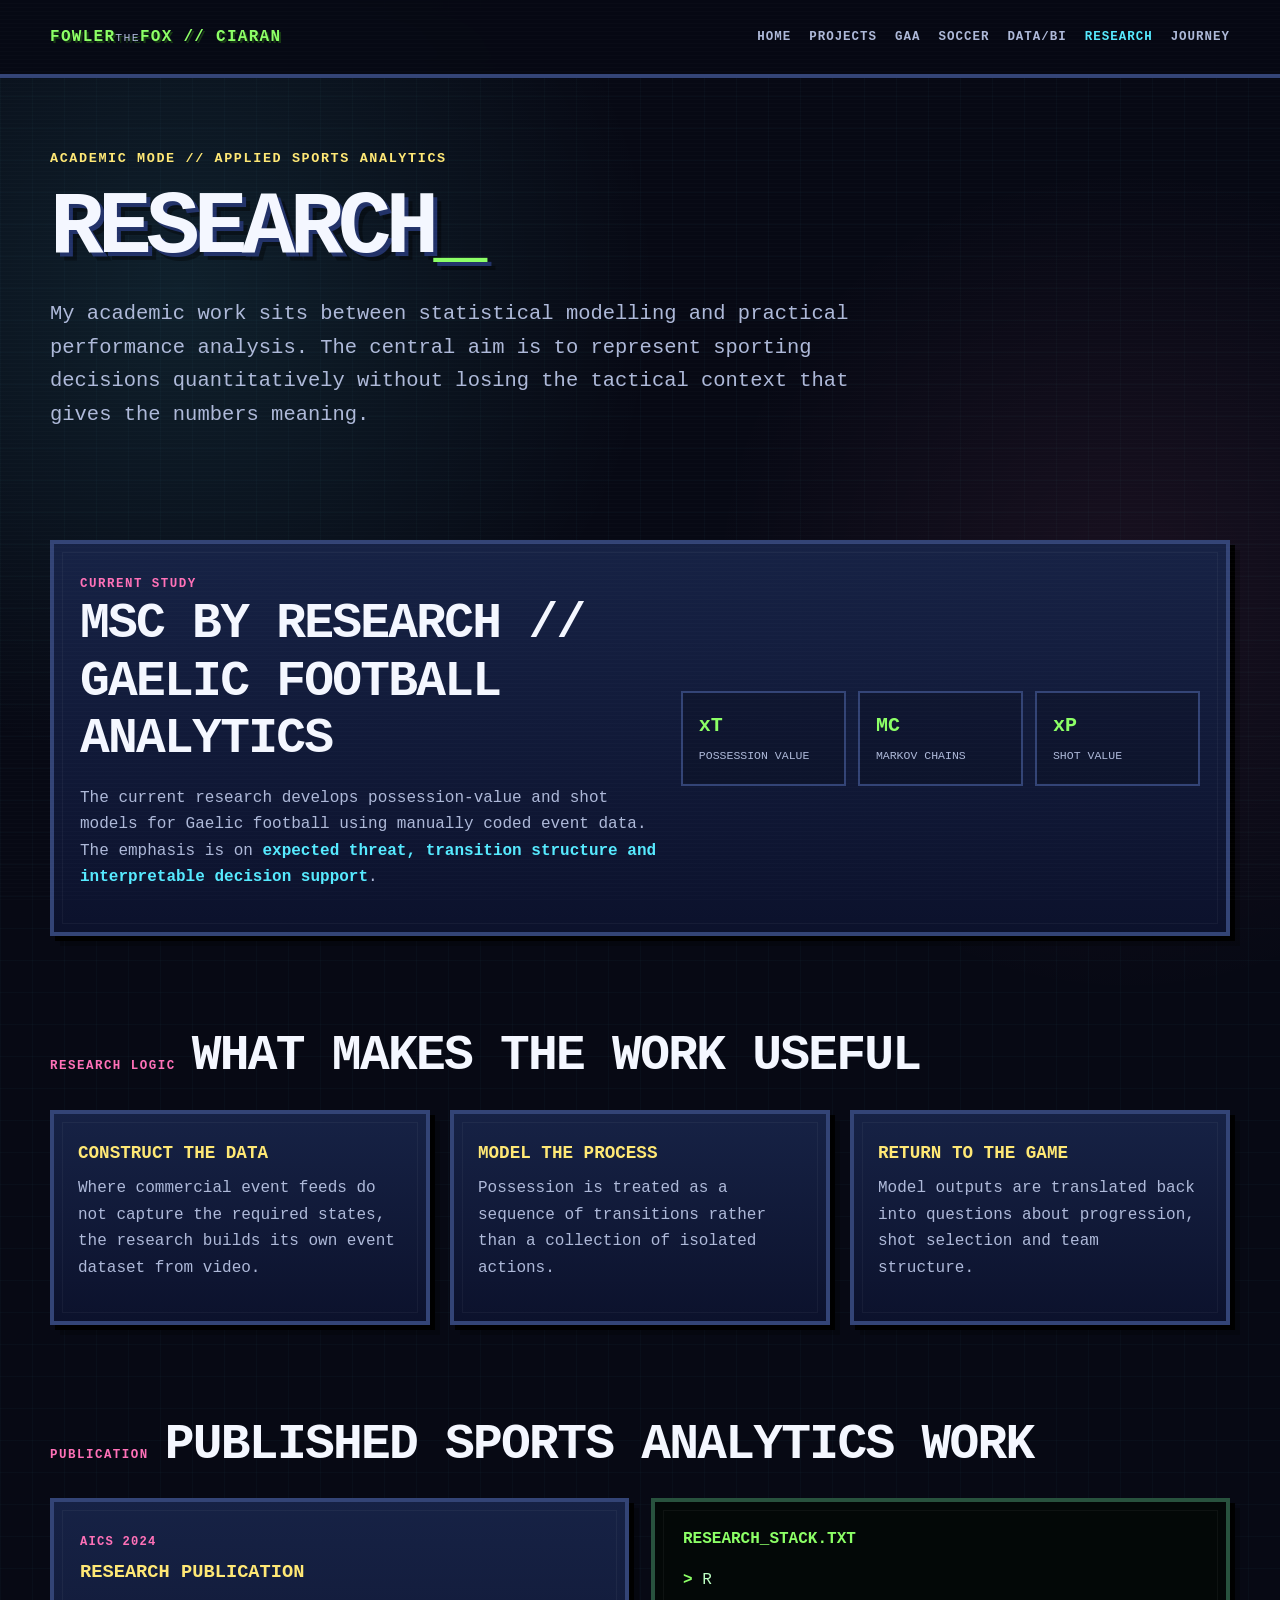
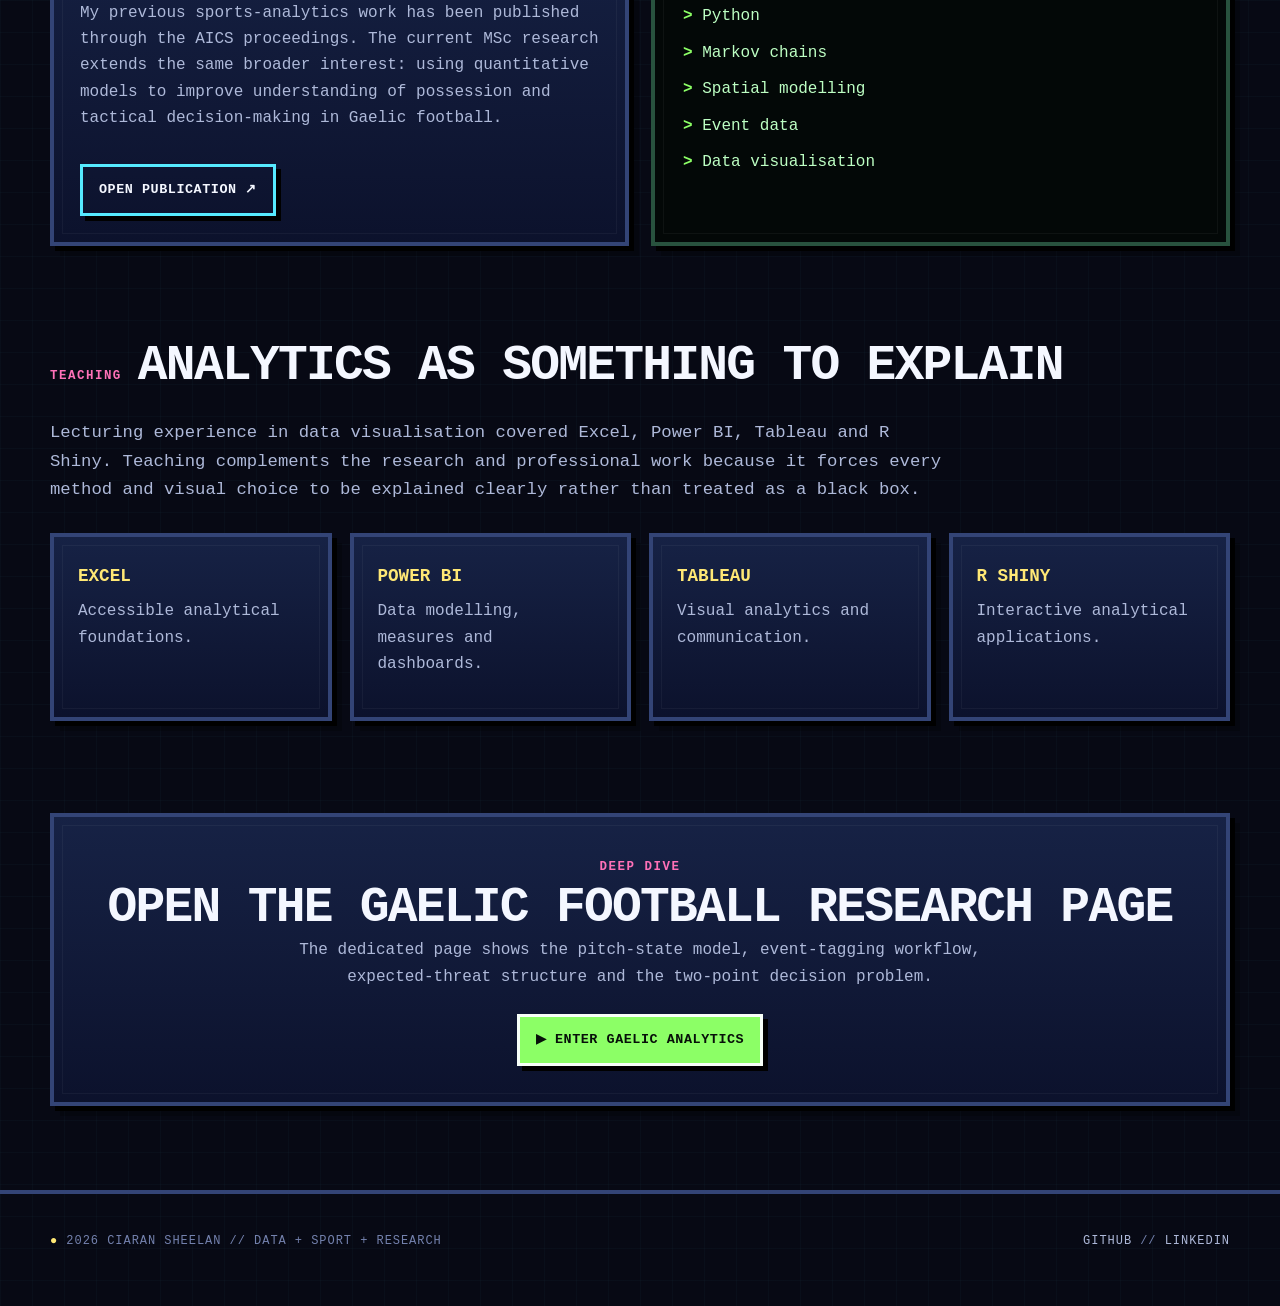
<file: research.html>
<!DOCTYPE html>
<html lang="en">
<head>
  <meta charset="UTF-8">
  <meta name="viewport" content="width=device-width, initial-scale=1.0">
  <meta name="description" content="MSc by Research in Gaelic football analytics, published sports analytics work and teaching experience.">
  <meta name="theme-color" content="#070914">
  <title>Research | Ciaran Sheelan</title>
  <link rel="stylesheet" href="assets/styles.css">
</head>
<body>
<a class="skip-link" href="#main">Skip to content</a>
<header class="topbar">
  <div class="shell topbar-inner">
    <a class="brand" href="index.html">FOWLER<small>THE</small>FOX // CIARAN</a>
    <nav class="nav" aria-label="Main navigation"><a href="index.html" class="">Home</a><a href="projects.html" class="">Projects</a><a href="gaa-analytics.html" class="">GAA</a><a href="soccer-analytics.html" class="">Soccer</a><a href="data-bi.html" class="">Data/BI</a><a href="research.html" class="active">Research</a><a href="experience.html" class="">Journey</a></nav>
  </div>
</header>
<main id="main">
<div class="shell">
  <section class="hero compact"><div><p class="kicker">Academic Mode // Applied Sports Analytics</p><h1>RESEARCH<span class="cursor">_</span></h1><p class="hero-copy">My academic work sits between statistical modelling and practical performance analysis. The central aim is to represent sporting decisions quantitatively without losing the tactical context that gives the numbers meaning.</p></div></section>

  <section class="section">
    <div class="case-hero pixel-box"><div><span class="level">Current Study</span><h2>MSc by Research // Gaelic Football Analytics</h2><p class="mission">The current research develops possession-value and shot models for Gaelic football using manually coded event data. The emphasis is on <strong>expected threat, transition structure and interpretable decision support</strong>.</p></div><div class="case-metrics"><div class="case-metric"><strong>xT</strong><span>Possession value</span></div><div class="case-metric"><strong>MC</strong><span>Markov chains</span></div><div class="case-metric"><strong>xP</strong><span>Shot value</span></div></div></div>
  </section>

  <section class="section">
    <div class="section-head"><span class="level">Research Logic</span><h2>What makes the work useful</h2></div>
    <div class="grid-3"><div class="card pixel-box"><h3>Construct the data</h3><p>Where commercial event feeds do not capture the required states, the research builds its own event dataset from video.</p></div><div class="card pixel-box"><h3>Model the process</h3><p>Possession is treated as a sequence of transitions rather than a collection of isolated actions.</p></div><div class="card pixel-box"><h3>Return to the game</h3><p>Model outputs are translated back into questions about progression, shot selection and team structure.</p></div></div>
  </section>

  <section class="section">
    <div class="section-head"><span class="level">Publication</span><h2>Published sports analytics work</h2></div>
    <div class="grid-2"><div class="finding pixel-box"><span class="number">AICS 2024</span><h3>Research publication</h3><p>My previous sports-analytics work has been published through the AICS proceedings. The current MSc research extends the same broader interest: using quantitative models to improve understanding of possession and tactical decision-making in Gaelic football.</p><div class="hero-actions"><a class="btn alt" href="https://ceur-ws.org/Vol-3910/aics2024_p74.pdf" target="_blank" rel="noopener">Open publication ↗</a></div></div><div class="console pixel-box"><h3>research_stack.txt</h3><p><span class="prompt">&gt;</span> R</p><p><span class="prompt">&gt;</span> Python</p><p><span class="prompt">&gt;</span> Markov chains</p><p><span class="prompt">&gt;</span> Spatial modelling</p><p><span class="prompt">&gt;</span> Event data</p><p><span class="prompt">&gt;</span> Data visualisation</p></div></div>
  </section>

  <section class="section">
    <div class="section-head"><span class="level">Teaching</span><h2>Analytics as something to explain</h2></div>
    <p class="lead">Lecturing experience in data visualisation covered Excel, Power BI, Tableau and R Shiny. Teaching complements the research and professional work because it forces every method and visual choice to be explained clearly rather than treated as a black box.</p>
    <div class="grid-4"><div class="card pixel-box"><h3>Excel</h3><p>Accessible analytical foundations.</p></div><div class="card pixel-box"><h3>Power BI</h3><p>Data modelling, measures and dashboards.</p></div><div class="card pixel-box"><h3>Tableau</h3><p>Visual analytics and communication.</p></div><div class="card pixel-box"><h3>R Shiny</h3><p>Interactive analytical applications.</p></div></div>
  </section>

  <section class="section"><div class="cta pixel-box"><span class="level">Deep Dive</span><h2>Open the Gaelic football research page</h2><p>The dedicated page shows the pitch-state model, event-tagging workflow, expected-threat structure and the two-point decision problem.</p><a class="btn" href="gaa-analytics.html">▶ Enter Gaelic Analytics</a></div></section>
</div>
</main>
<footer class="footer">
  <div class="shell footer-inner">
    <span><span class="coin">●</span> <span data-year></span> Ciaran Sheelan // Data + Sport + Research</span>
    <span><a href="https://github.com/fowlerthefox" target="_blank" rel="noopener">GitHub</a> // <a href="https://www.linkedin.com/in/ciaran-sheelan-a20523a5" target="_blank" rel="noopener">LinkedIn</a></span>
  </div>
</footer>
<script src="assets/site.js"></script>
</body>
</html>
</file>
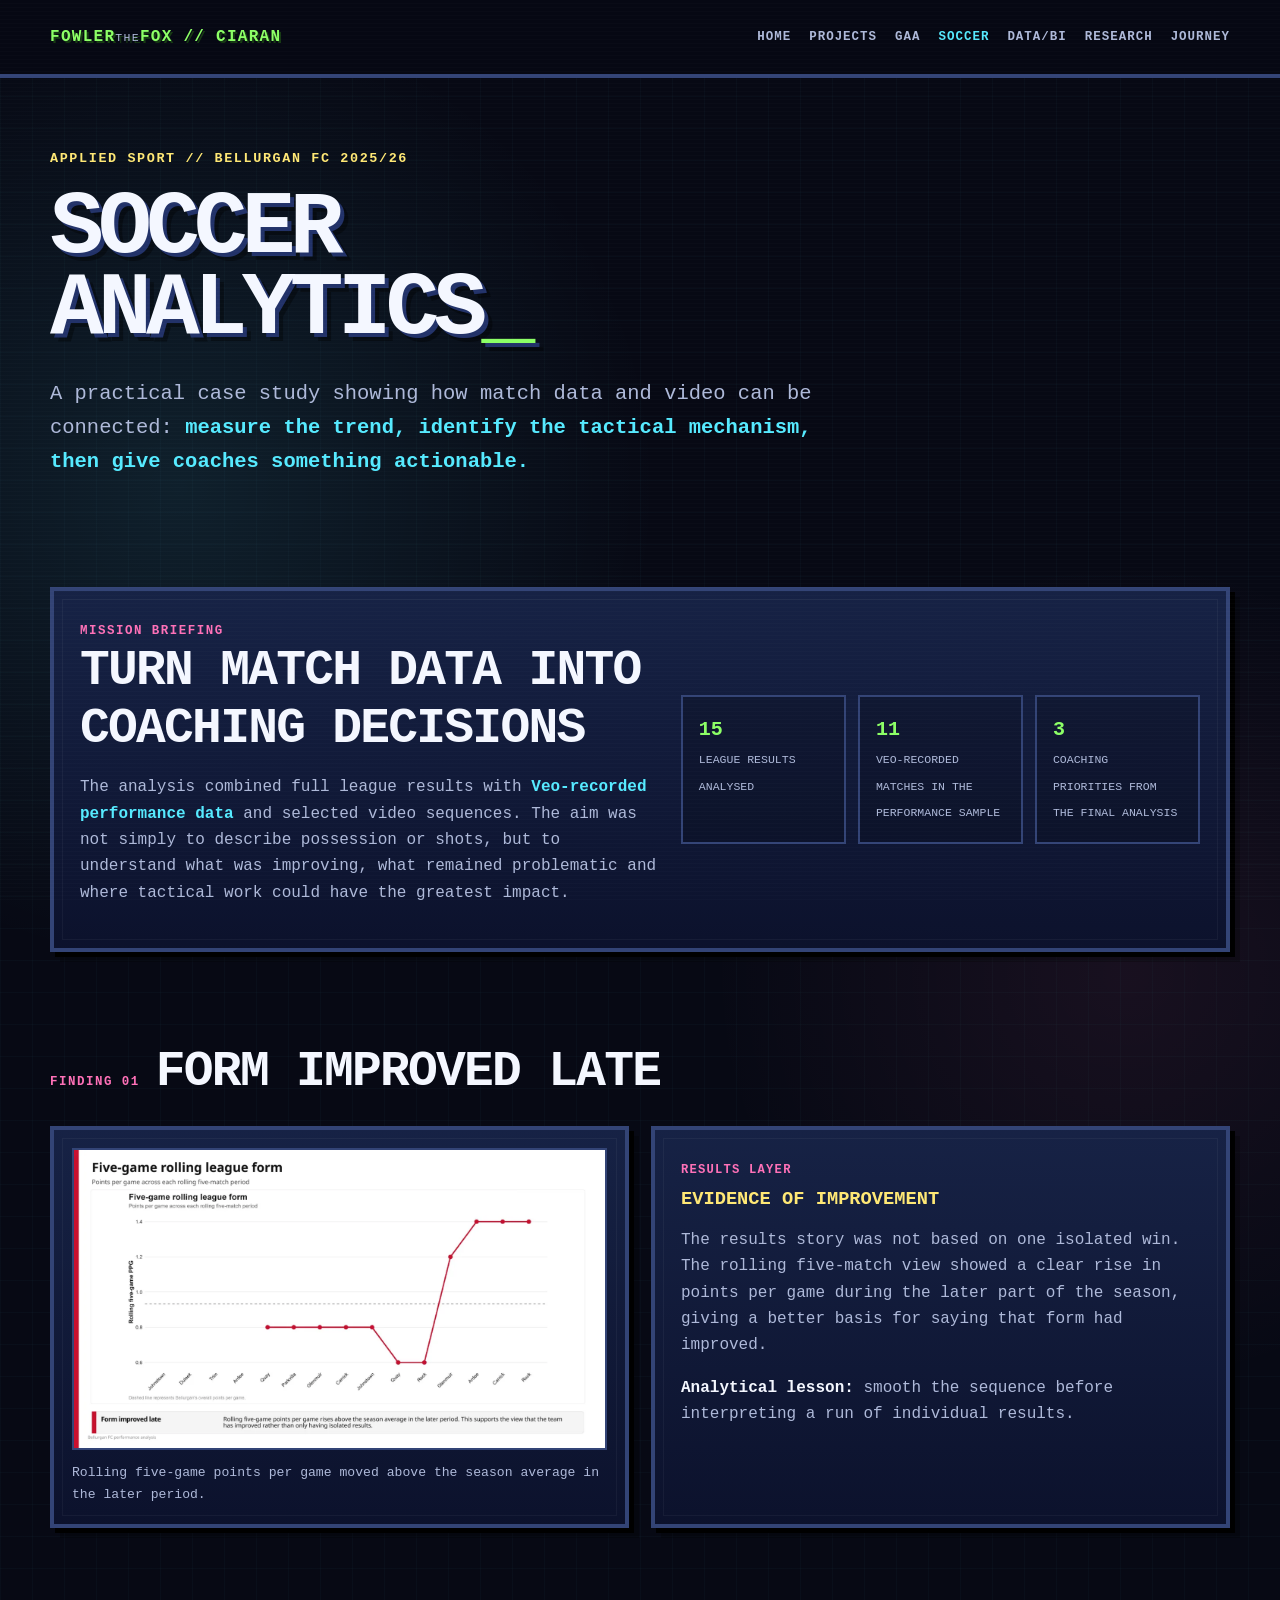
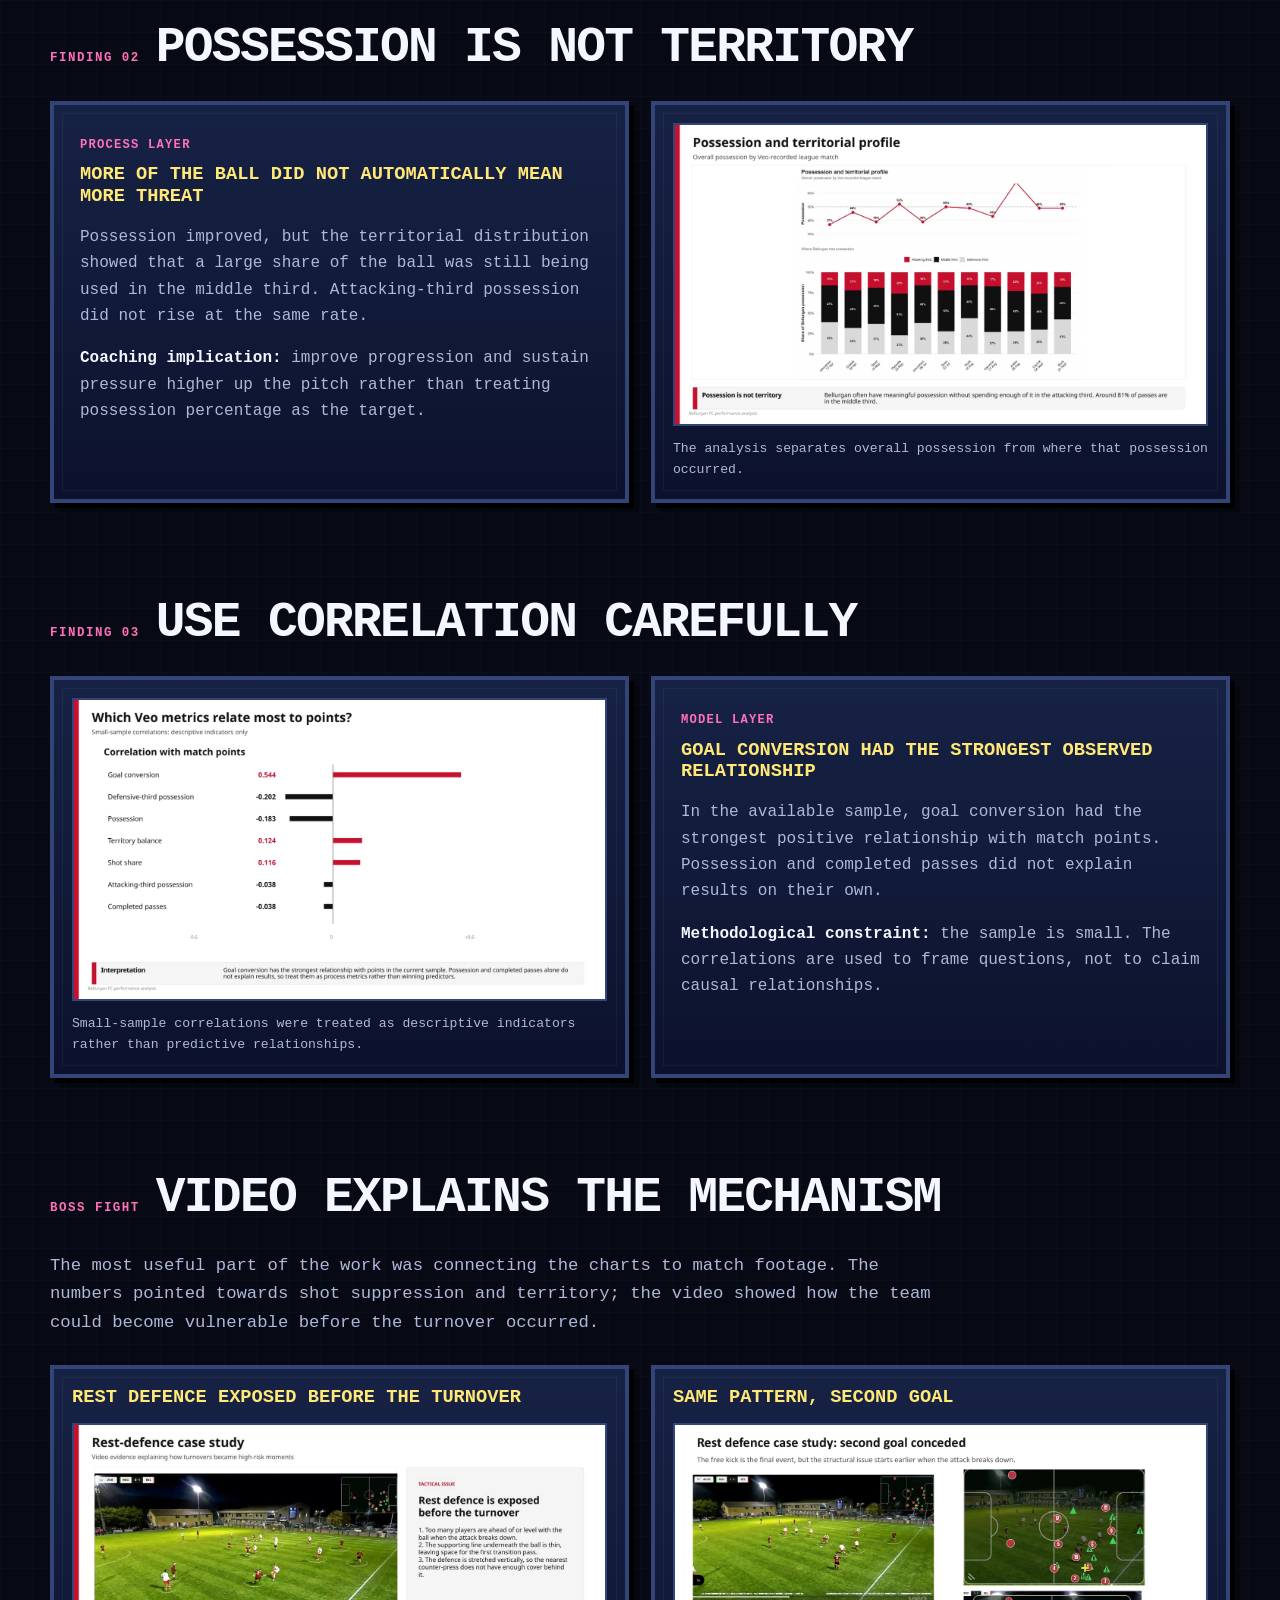
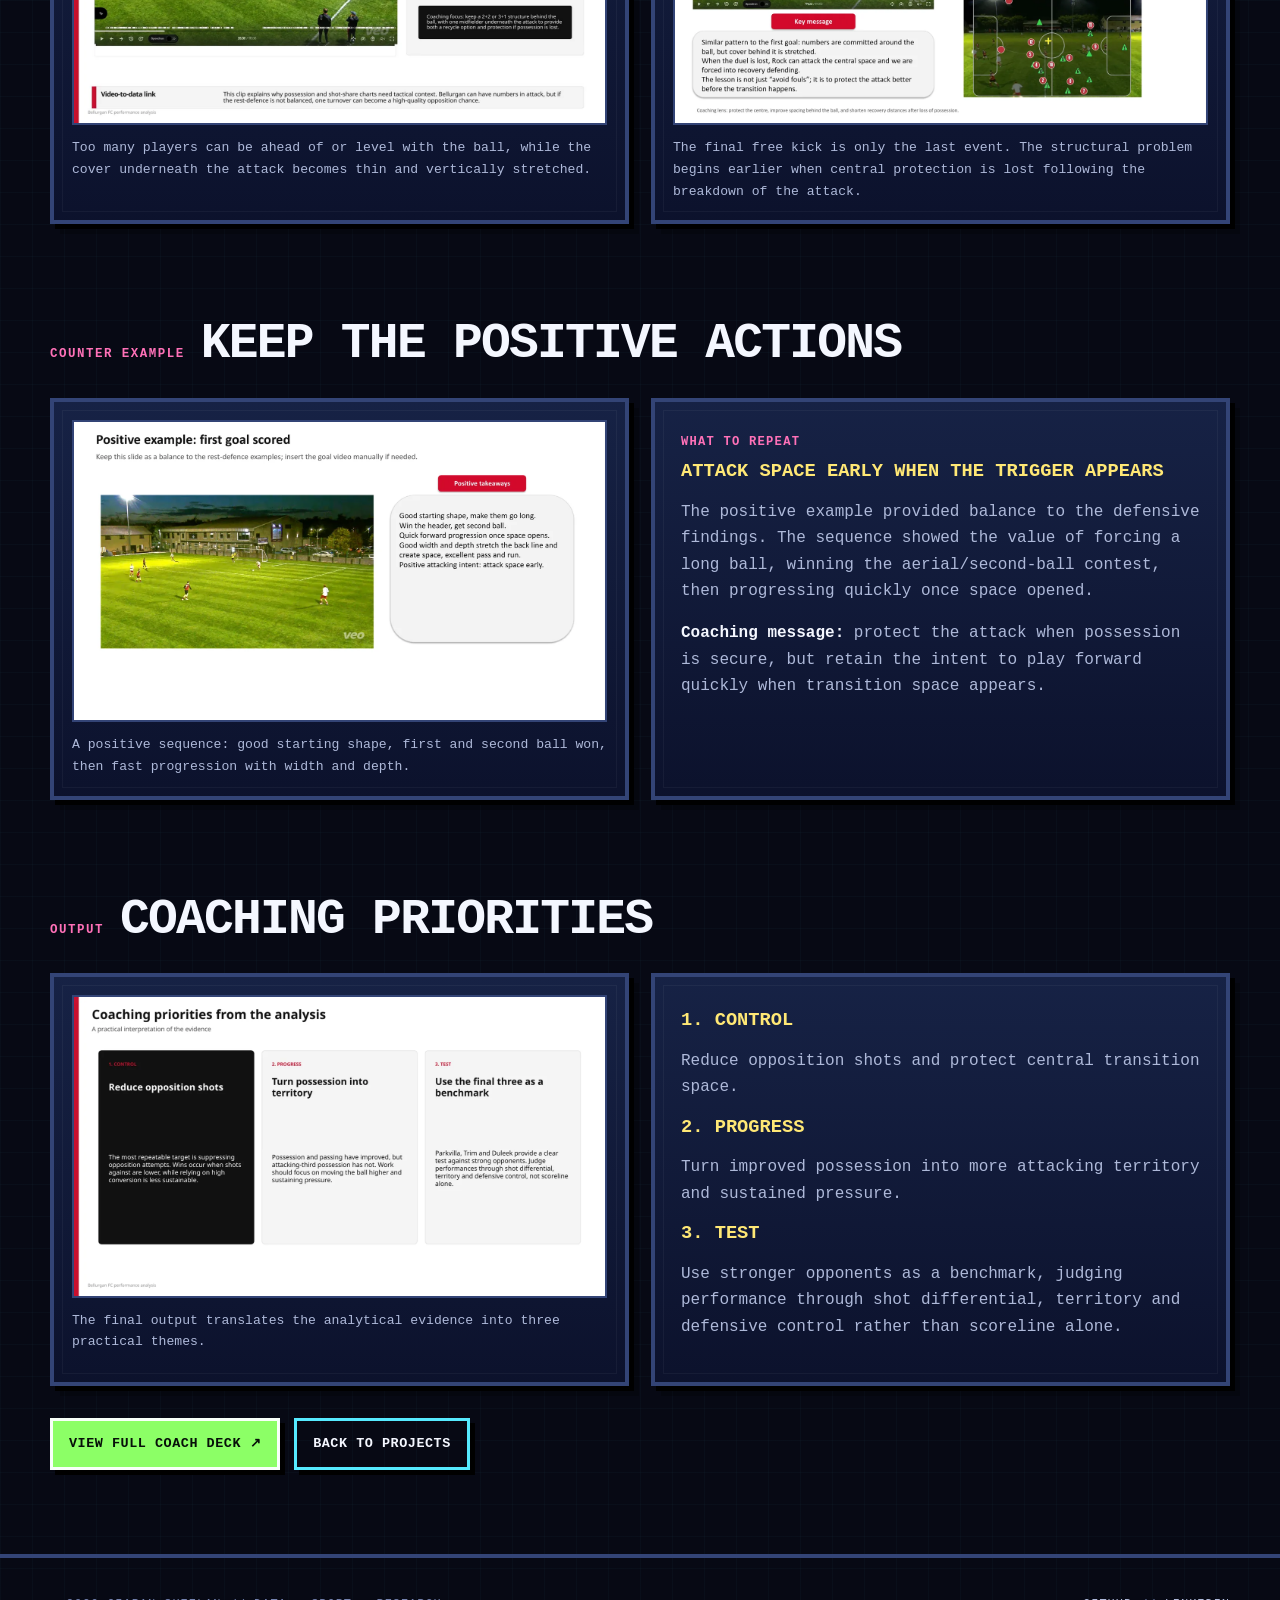
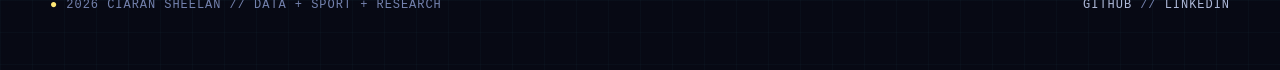
<file: soccer-analytics.html>
<!DOCTYPE html>
<html lang="en">
<head>
  <meta charset="UTF-8">
  <meta name="viewport" content="width=device-width, initial-scale=1.0">
  <meta name="description" content="Bellurgan FC soccer performance analysis combining results, Veo data and tactical video analysis.">
  <meta name="theme-color" content="#070914">
  <title>Soccer Analytics | Ciaran Sheelan</title>
  <link rel="stylesheet" href="assets/styles.css">
</head>
<body>
<a class="skip-link" href="#main">Skip to content</a>
<header class="topbar">
  <div class="shell topbar-inner">
    <a class="brand" href="index.html">FOWLER<small>THE</small>FOX // CIARAN</a>
    <nav class="nav" aria-label="Main navigation"><a href="index.html" class="">Home</a><a href="projects.html" class="">Projects</a><a href="gaa-analytics.html" class="">GAA</a><a href="soccer-analytics.html" class="active">Soccer</a><a href="data-bi.html" class="">Data/BI</a><a href="research.html" class="">Research</a><a href="experience.html" class="">Journey</a></nav>
  </div>
</header>
<main id="main">
<div class="shell">
  <section class="hero compact"><div><p class="kicker">Applied Sport // Bellurgan FC 2025/26</p><h1>SOCCER<br>ANALYTICS<span class="cursor">_</span></h1><p class="hero-copy">A practical case study showing how match data and video can be connected: <strong>measure the trend, identify the tactical mechanism, then give coaches something actionable.</strong></p></div></section>

  <section class="section">
    <div class="case-hero pixel-box">
      <div><span class="level">Mission Briefing</span><h2>Turn match data into coaching decisions</h2><p class="mission">The analysis combined full league results with <strong>Veo-recorded performance data</strong> and selected video sequences. The aim was not simply to describe possession or shots, but to understand what was improving, what remained problematic and where tactical work could have the greatest impact.</p></div>
      <div class="case-metrics"><div class="case-metric"><strong>15</strong><span>League results analysed</span></div><div class="case-metric"><strong>11</strong><span>Veo-recorded matches in the performance sample</span></div><div class="case-metric"><strong>3</strong><span>Coaching priorities from the final analysis</span></div></div>
    </div>
  </section>

  <section class="section">
    <div class="section-head"><span class="level">Finding 01</span><h2>Form improved late</h2></div>
    <div class="grid-2"><div class="figure-card pixel-box"><figure><img loading="lazy" src="assets/soccer/rolling-form.webp" alt="Bellurgan FC five-game rolling league points per game chart"><figcaption>Rolling five-game points per game moved above the season average in the later period.</figcaption></figure></div><div class="finding pixel-box"><span class="number">Results layer</span><h3>Evidence of improvement</h3><p>The results story was not based on one isolated win. The rolling five-match view showed a clear rise in points per game during the later part of the season, giving a better basis for saying that form had improved.</p><p><strong>Analytical lesson:</strong> smooth the sequence before interpreting a run of individual results.</p></div></div>
  </section>

  <section class="section">
    <div class="section-head"><span class="level">Finding 02</span><h2>Possession is not territory</h2></div>
    <div class="grid-2"><div class="finding pixel-box"><span class="number">Process layer</span><h3>More of the ball did not automatically mean more threat</h3><p>Possession improved, but the territorial distribution showed that a large share of the ball was still being used in the middle third. Attacking-third possession did not rise at the same rate.</p><p><strong>Coaching implication:</strong> improve progression and sustain pressure higher up the pitch rather than treating possession percentage as the target.</p></div><div class="figure-card pixel-box"><figure><img loading="lazy" src="assets/soccer/possession-territory.webp" alt="Bellurgan possession and territorial profile chart"><figcaption>The analysis separates overall possession from where that possession occurred.</figcaption></figure></div></div>
  </section>

  <section class="section">
    <div class="section-head"><span class="level">Finding 03</span><h2>Use correlation carefully</h2></div>
    <div class="grid-2"><div class="figure-card pixel-box"><figure><img loading="lazy" src="assets/soccer/correlation-points.webp" alt="Correlation of Veo performance metrics with match points"><figcaption>Small-sample correlations were treated as descriptive indicators rather than predictive relationships.</figcaption></figure></div><div class="finding pixel-box"><span class="number">Model layer</span><h3>Goal conversion had the strongest observed relationship</h3><p>In the available sample, goal conversion had the strongest positive relationship with match points. Possession and completed passes did not explain results on their own.</p><p><strong>Methodological constraint:</strong> the sample is small. The correlations are used to frame questions, not to claim causal relationships.</p></div></div>
  </section>

  <section class="section">
    <div class="section-head"><span class="level">Boss Fight</span><h2>Video explains the mechanism</h2></div>
    <p class="lead">The most useful part of the work was connecting the charts to match footage. The numbers pointed towards shot suppression and territory; the video showed how the team could become vulnerable before the turnover occurred.</p>
    <div class="grid-2"><div class="figure-card pixel-box"><h3>Rest defence exposed before the turnover</h3><figure><img loading="lazy" src="assets/soccer/rest-defence.webp" alt="Rest-defence case study from Bellurgan match footage"><figcaption>Too many players can be ahead of or level with the ball, while the cover underneath the attack becomes thin and vertically stretched.</figcaption></figure></div><div class="figure-card pixel-box"><h3>Same pattern, second goal</h3><figure><img loading="lazy" src="assets/soccer/rest-defence-second-goal.webp" alt="Second Bellurgan rest-defence case study"><figcaption>The final free kick is only the last event. The structural problem begins earlier when central protection is lost following the breakdown of the attack.</figcaption></figure></div></div>
  </section>

  <section class="section">
    <div class="section-head"><span class="level">Counter Example</span><h2>Keep the positive actions</h2></div>
    <div class="grid-2"><div class="figure-card pixel-box"><figure><img loading="lazy" src="assets/soccer/positive-goal.webp" alt="Positive Bellurgan attacking sequence"><figcaption>A positive sequence: good starting shape, first and second ball won, then fast progression with width and depth.</figcaption></figure></div><div class="finding pixel-box"><span class="number">What to repeat</span><h3>Attack space early when the trigger appears</h3><p>The positive example provided balance to the defensive findings. The sequence showed the value of forcing a long ball, winning the aerial/second-ball contest, then progressing quickly once space opened.</p><p><strong>Coaching message:</strong> protect the attack when possession is secure, but retain the intent to play forward quickly when transition space appears.</p></div></div>
  </section>

  <section class="section">
    <div class="section-head"><span class="level">Output</span><h2>Coaching priorities</h2></div>
    <div class="grid-2"><div class="figure-card pixel-box"><figure><img loading="lazy" src="assets/soccer/coaching-priorities.webp" alt="Bellurgan coaching priorities from analysis"><figcaption>The final output translates the analytical evidence into three practical themes.</figcaption></figure></div><div class="finding pixel-box"><h3>1. Control</h3><p>Reduce opposition shots and protect central transition space.</p><h3>2. Progress</h3><p>Turn improved possession into more attacking territory and sustained pressure.</p><h3>3. Test</h3><p>Use stronger opponents as a benchmark, judging performance through shot differential, territory and defensive control rather than scoreline alone.</p></div></div>
    <div class="hero-actions"><a class="btn" href="assets/bellurgan_fc_analysis_coach_deck.pdf" target="_blank">View full coach deck ↗</a><a class="btn alt" href="projects.html">Back to projects</a></div>
  </section>
</div>
</main>
<footer class="footer">
  <div class="shell footer-inner">
    <span><span class="coin">●</span> <span data-year></span> Ciaran Sheelan // Data + Sport + Research</span>
    <span><a href="https://github.com/fowlerthefox" target="_blank" rel="noopener">GitHub</a> // <a href="https://www.linkedin.com/in/ciaran-sheelan-a20523a5" target="_blank" rel="noopener">LinkedIn</a></span>
  </div>
</footer>
<script src="assets/site.js"></script>
</body>
</html>
</file>
<file: assets/styles.css>
:root {
  --bg: #070914;
  --bg-2: #0d1227;
  --panel: #121a35;
  --panel-2: #172347;
  --text: #f4f7ff;
  --muted: #aeb9d9;
  --green: #8cff66;
  --cyan: #56eaff;
  --yellow: #ffe875;
  --pink: #ff71b8;
  --red: #ff566f;
  --purple: #a28cff;
  --line: #334476;
  --soft-line: rgba(126, 151, 220, .25);
  --shadow: #000;
  --max: 1180px;
  --pixel: 4px;
}

* { box-sizing: border-box; }
html { scroll-behavior: smooth; }
body {
  margin: 0;
  color: var(--text);
  background:
    linear-gradient(rgba(86,234,255,.025) 1px, transparent 1px),
    linear-gradient(90deg, rgba(86,234,255,.025) 1px, transparent 1px),
    radial-gradient(circle at 14% 10%, rgba(86,234,255,.10), transparent 30rem),
    radial-gradient(circle at 88% 20%, rgba(255,113,184,.07), transparent 26rem),
    var(--bg);
  background-size: 32px 32px, 32px 32px, auto, auto, auto;
  font-family: "Lucida Console", "Courier New", monospace;
  line-height: 1.65;
  min-height: 100vh;
}

body::after {
  content: "";
  position: fixed;
  inset: 0;
  z-index: 9999;
  pointer-events: none;
  background: repeating-linear-gradient(0deg, rgba(255,255,255,.014) 0 1px, transparent 1px 4px);
}

a { color: inherit; }
img { max-width: 100%; display: block; }
::selection { background: var(--cyan); color: #05070d; }

.skip-link {
  position: absolute;
  top: -80px;
  left: 16px;
  background: var(--green);
  color: #000;
  padding: 10px 14px;
  z-index: 10000;
}
.skip-link:focus { top: 16px; }

.shell { width: min(calc(100% - 32px), var(--max)); margin-inline: auto; }

.topbar {
  position: sticky;
  top: 0;
  z-index: 200;
  border-bottom: 4px solid var(--line);
  background: rgba(7,9,20,.93);
  backdrop-filter: blur(10px);
}
.topbar-inner {
  min-height: 74px;
  display: flex;
  align-items: center;
  justify-content: space-between;
  gap: 24px;
}
.brand {
  text-decoration: none;
  text-transform: uppercase;
  letter-spacing: .08em;
  color: var(--green);
  font-weight: 900;
  text-shadow: 2px 2px 0 #173a14;
  white-space: nowrap;
}
.brand small { color: var(--muted); font-size: .72em; font-weight: 400; }
.nav { display: flex; flex-wrap: wrap; gap: 8px 18px; justify-content: flex-end; }
.nav a {
  text-decoration: none;
  color: var(--muted);
  font-weight: 800;
  text-transform: uppercase;
  font-size: .78rem;
  letter-spacing: .08em;
}
.nav a:hover, .nav a:focus-visible, .nav a.active { color: var(--cyan); }

.pixel-box {
  position: relative;
  background: linear-gradient(180deg, rgba(23,35,71,.96), rgba(12,18,45,.97));
  border: var(--pixel) solid var(--line);
  box-shadow: 5px 5px 0 #000, 10px 10px 0 rgba(0,0,0,.25);
}
.pixel-box::after {
  content: "";
  position: absolute;
  inset: 8px;
  border: 1px solid rgba(255,255,255,.045);
  pointer-events: none;
}

.hero {
  display: grid;
  grid-template-columns: 1.2fr .8fr;
  gap: 44px;
  align-items: center;
  min-height: calc(100vh - 74px);
  padding: 70px 0 58px;
}
.hero.compact { min-height: auto; padding: 70px 0 30px; grid-template-columns: 1fr; }
.kicker {
  margin: 0 0 18px;
  color: var(--yellow);
  text-transform: uppercase;
  font-weight: 900;
  letter-spacing: .12em;
  font-size: .84rem;
}
h1, h2, h3 { line-height: 1.16; }
.hero h1 {
  margin: 0;
  font-size: clamp(3.2rem, 9vw, 7.4rem);
  line-height: .9;
  letter-spacing: -.065em;
  text-shadow: 4px 4px 0 #223269, 8px 8px 0 rgba(0,0,0,.35);
}
.hero.compact h1 { font-size: clamp(2.8rem, 7vw, 5.8rem); }
.cursor { color: var(--green); animation: blink 1s steps(1) infinite; }
@keyframes blink { 50% { opacity: 0; } }
.hero-copy { color: var(--muted); font-size: clamp(1.05rem, 2vw, 1.28rem); max-width: 820px; margin: 28px 0 0; }
.hero-copy strong { color: var(--cyan); }
.hero-actions { display: flex; flex-wrap: wrap; gap: 14px; margin-top: 32px; }

.btn {
  display: inline-block;
  text-decoration: none;
  text-transform: uppercase;
  font-weight: 900;
  font-size: .84rem;
  letter-spacing: .04em;
  padding: 12px 16px;
  color: #071009;
  background: var(--green);
  border: 3px solid #f7fff8;
  box-shadow: 5px 5px 0 #000;
  transition: transform .12s ease, box-shadow .12s ease;
}
.btn:hover, .btn:focus-visible { transform: translate(3px,3px); box-shadow: 2px 2px 0 #000; }
.btn.alt { background: transparent; color: var(--text); border-color: var(--cyan); }
.btn.pink { background: var(--pink); color: #150512; }

.player-card { padding: 26px; }
.player-card h2 { margin: 0 0 18px; color: var(--yellow); text-transform: uppercase; font-size: .98rem; letter-spacing: .1em; }
.avatar {
  width: 116px; height: 116px; display: grid; place-items: center; font-size: 4rem; margin-bottom: 22px;
  border: 4px solid var(--cyan); box-shadow: 6px 6px 0 #000;
  background: repeating-conic-gradient(#172347 0 25%, #0b112b 0 50%) 50% / 20px 20px;
}
.stat-row { display: grid; grid-template-columns: 118px 1fr; gap: 12px; padding: 8px 0; border-bottom: 1px dashed var(--soft-line); font-size: .88rem; }
.stat-row:last-child { border-bottom: 0; }
.stat-label { color: var(--muted); text-transform: uppercase; }
.stat-value { color: var(--text); font-weight: 800; }

.section { padding: 78px 0 14px; scroll-margin-top: 86px; }
.section-head { display: flex; gap: 16px; align-items: baseline; margin-bottom: 24px; }
.level { color: var(--pink); font-weight: 900; text-transform: uppercase; letter-spacing: .12em; font-size: .78rem; white-space: nowrap; }
.section h2 { margin: 0; font-size: clamp(1.8rem, 4vw, 3.1rem); text-transform: uppercase; letter-spacing: -.035em; }
.lead { max-width: 900px; color: var(--muted); font-size: 1.08rem; margin: 0 0 28px; }

.grid-2 { display: grid; grid-template-columns: repeat(2, minmax(0,1fr)); gap: 22px; }
.grid-3 { display: grid; grid-template-columns: repeat(3, minmax(0,1fr)); gap: 20px; }
.grid-4 { display: grid; grid-template-columns: repeat(4, minmax(0,1fr)); gap: 18px; }

.card { padding: 24px; }
.card h3 { margin: 5px 0 12px; color: var(--yellow); text-transform: uppercase; font-size: 1.1rem; }
.card p { color: var(--muted); margin-top: 0; }
.card .card-kicker { color: var(--pink); text-transform: uppercase; letter-spacing: .1em; font-size: .74rem; font-weight: 900; }
.tags { margin-top: 16px; }
.tag { display: inline-block; margin: 4px 4px 0 0; padding: 4px 7px; border: 2px solid var(--line); color: var(--cyan); background: rgba(86,234,255,.035); font-size: .69rem; text-transform: uppercase; font-weight: 800; }
.card-link { margin-top: 18px; display: inline-block; color: var(--green); font-weight: 900; text-decoration: none; text-transform: uppercase; font-size: .8rem; }
.card-link:hover { color: var(--cyan); }

.achievement { padding: 24px; }
.achievement .big { font-size: clamp(1.7rem, 5vw, 3rem); color: var(--green); font-weight: 900; line-height: 1; display: block; margin-bottom: 12px; }
.achievement .small { color: var(--muted); font-size: .88rem; }

.timeline { display: grid; gap: 22px; }
.chapter { display: grid; grid-template-columns: 170px 1fr; gap: 24px; padding: 26px; }
.chapter .year { color: var(--pink); font-size: .8rem; text-transform: uppercase; font-weight: 900; letter-spacing: .1em; }
.chapter h3 { margin: 0 0 10px; color: var(--yellow); text-transform: uppercase; }
.chapter p { margin: 0; color: var(--muted); }
.chapter .takeaway { margin-top: 14px; color: var(--cyan); font-weight: 800; }

.console {
  padding: 28px;
  border-color: #28523e;
  background: #030807;
  color: #bdffc3;
}
.console h3 { color: var(--green); text-transform: uppercase; font-size: 1rem; margin: 0 0 18px; }
.console p { margin: 0 0 10px; }
.prompt { color: var(--green); font-weight: 900; }

.mode-card { min-height: 260px; display: flex; flex-direction: column; }
.mode-card .card-link { margin-top: auto; }

.case-hero { padding: 26px; display: grid; grid-template-columns: 1fr .9fr; gap: 24px; align-items: center; }
.case-hero .mission { color: var(--muted); }
.case-hero .mission strong { color: var(--cyan); }
.case-metrics { display: grid; grid-template-columns: repeat(3, 1fr); gap: 12px; }
.case-metric { padding: 16px; border: 2px solid var(--line); background: rgba(0,0,0,.18); }
.case-metric strong { display: block; color: var(--green); font-size: 1.25rem; }
.case-metric span { color: var(--muted); font-size: .72rem; text-transform: uppercase; }

.figure-card { padding: 18px; }
.figure-card figure { margin: 0; }
.figure-card img { width: 100%; border: 2px solid var(--line); background: #fff; }
.figure-card figcaption { color: var(--muted); font-size: .82rem; margin-top: 12px; }
.figure-card h3 { color: var(--yellow); margin: 0 0 14px; text-transform: uppercase; }

.finding { padding: 26px; }
.finding .number { color: var(--pink); font-weight: 900; letter-spacing: .1em; font-size: .76rem; text-transform: uppercase; }
.finding h3 { margin: 7px 0 12px; color: var(--yellow); text-transform: uppercase; }
.finding p { color: var(--muted); }
.finding strong { color: var(--text); }

.pitch {
  display: grid;
  grid-template-columns: 1.25fr .75fr .8fr .75fr .65fr .45fr .45fr .45fr;
  min-height: 220px;
  border: 4px solid var(--text);
  background: #145d37;
  box-shadow: 6px 6px 0 #000;
  overflow: hidden;
}
.zone { display: grid; place-items: center; border-right: 2px solid rgba(255,255,255,.7); text-align: center; padding: 8px; font-weight: 900; text-shadow: 2px 2px 0 rgba(0,0,0,.65); }
.zone:last-child { border-right: 0; }
.zone:nth-child(odd) { background: rgba(255,255,255,.045); }
.zone small { display: block; font-size: .66rem; color: #dbffdf; }

.flow { display: grid; grid-template-columns: repeat(6, 1fr); gap: 10px; align-items: stretch; }
.flow-step { padding: 16px 10px; border: 3px solid var(--line); background: var(--panel); text-align: center; min-height: 105px; display: grid; place-items: center; color: var(--muted); font-size: .76rem; font-weight: 800; text-transform: uppercase; position: relative; }
.flow-step:not(:last-child)::after { content: ">"; position: absolute; right: -13px; top: 35px; color: var(--yellow); z-index: 2; font-size: 1.25rem; }

.skill-list { list-style: none; margin: 0; padding: 0; color: var(--muted); }
.skill-list li { padding: 5px 0; }
.skill-list li::before { content: ">"; color: var(--yellow); font-weight: 900; margin-right: 8px; }

.note { border-left: 5px solid var(--yellow); padding: 14px 18px; background: rgba(255,232,117,.05); color: var(--muted); }
.note strong { color: var(--yellow); }

.cta { text-align: center; padding: 36px; }
.cta h2 { margin-top: 0; }
.cta p { max-width: 760px; margin: 0 auto 24px; color: var(--muted); }

.footer { margin-top: 70px; padding: 38px 0 54px; border-top: 4px solid var(--line); color: #7482ae; font-size: .75rem; text-transform: uppercase; letter-spacing: .08em; }
.footer-inner { display: flex; justify-content: space-between; gap: 20px; flex-wrap: wrap; }
.footer a { color: var(--muted); text-decoration: none; }
.footer a:hover { color: var(--cyan); }
.coin { color: var(--yellow); }

@media (max-width: 920px) {
  .hero, .case-hero { grid-template-columns: 1fr; }
  .hero { min-height: auto; }
  .grid-4 { grid-template-columns: repeat(2, minmax(0,1fr)); }
  .grid-3 { grid-template-columns: 1fr; }
  .flow { grid-template-columns: repeat(3, 1fr); }
  .flow-step:nth-child(3)::after { display: none; }
}
@media (max-width: 700px) {
  .topbar { position: relative; }
  .topbar-inner { align-items: flex-start; flex-direction: column; padding: 16px 0; }
  .nav { justify-content: flex-start; }
  .hero { padding-top: 48px; }
  .hero h1 { font-size: clamp(3rem, 19vw, 5rem); }
  .grid-2, .grid-4 { grid-template-columns: 1fr; }
  .chapter { grid-template-columns: 1fr; gap: 8px; }
  .section-head { display: block; }
  .level { display: block; margin-bottom: 7px; }
  .case-metrics { grid-template-columns: 1fr; }
  .flow { grid-template-columns: 1fr; }
  .flow-step:not(:last-child)::after { content: "v"; right: 50%; top: auto; bottom: -19px; }
  .flow-step:nth-child(3)::after { display: block; }
  .pitch { grid-template-columns: 1fr; min-height: auto; }
  .zone { min-height: 85px; border-right: 0; border-bottom: 2px solid rgba(255,255,255,.7); }
  .zone:last-child { border-bottom: 0; }
}
@media (prefers-reduced-motion: reduce) {
  html { scroll-behavior: auto; }
  .cursor { animation: none; }
  .btn { transition: none; }
}
</file>
